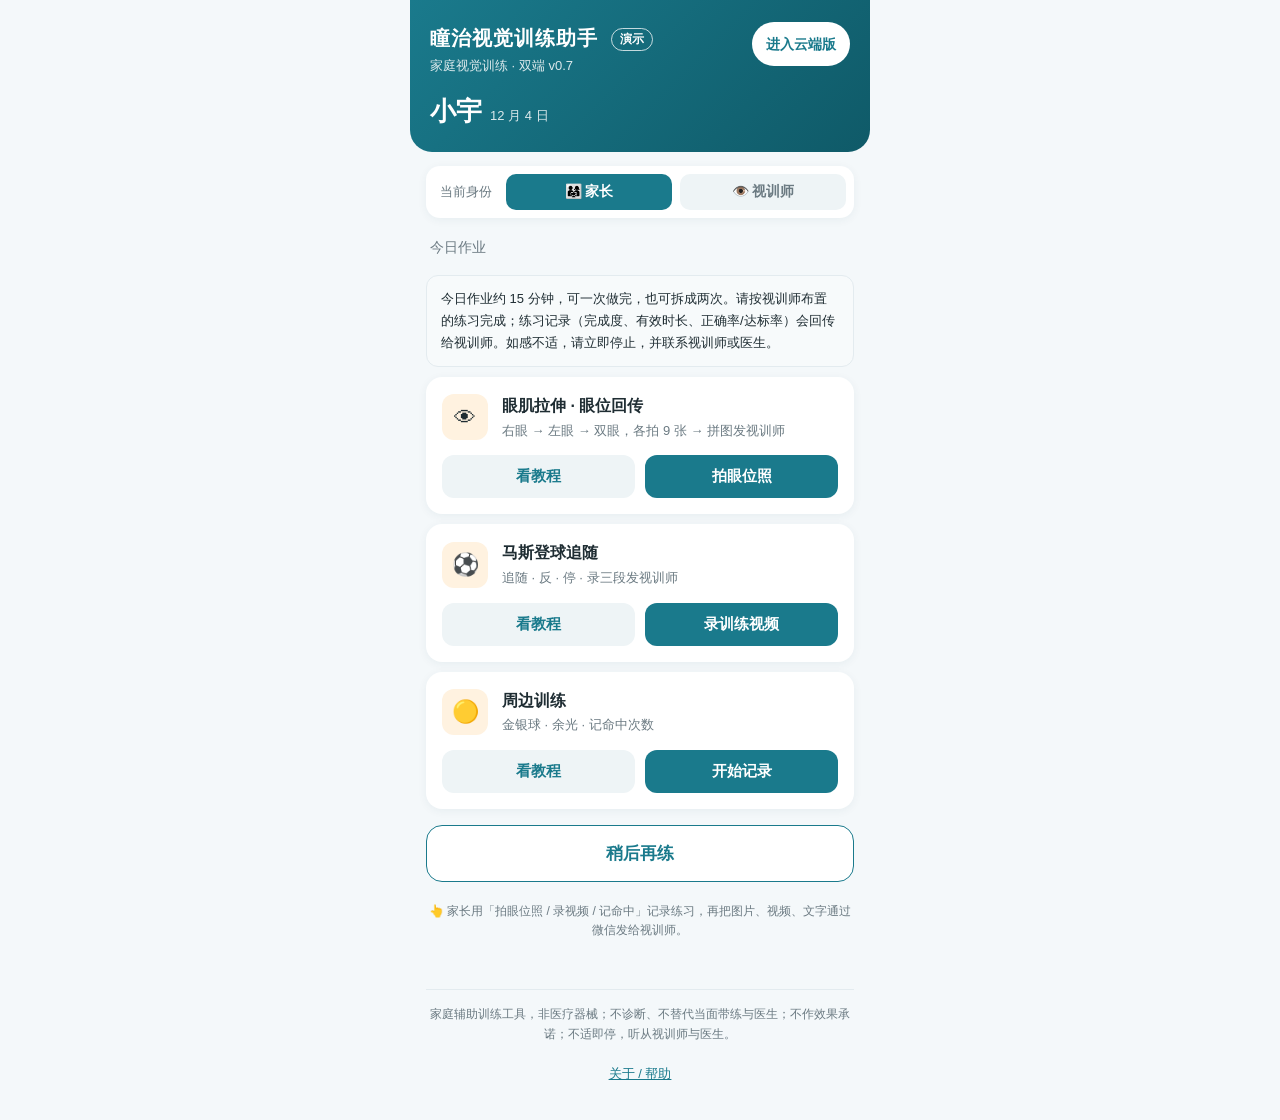
<file: index.html>
<!DOCTYPE html>
<html lang="zh-CN">
<head>
<meta charset="UTF-8">
<meta name="viewport" content="width=device-width, initial-scale=1.0, viewport-fit=cover">
<script>
  if (/MicroMessenger/i.test(navigator.userAgent || '')) document.documentElement.classList.add('in-wechat');
</script>
<title>瞳治视觉训练助手 · 家庭视觉训练</title>
<style>
  /* ============ 全局 ============ */
  :root{
    --bg:#f4f8fa; --card:#fff; --primary:#1a7a8c; --primary-dark:#0f5a68;
    --accent:#f2a33c; --success:#2e9e6b; --bad:#e05a4f; --text:#1f2d33;
    --muted:#6b7a82; --line:#e3ebef;
  }
  *{ box-sizing:border-box; -webkit-tap-highlight-color:transparent; }
  html,body{ margin:0; padding:0; }
  body{
    font-family:-apple-system,BlinkMacSystemFont,"PingFang SC","Microsoft YaHei","Segoe UI",sans-serif;
    background:var(--bg); color:var(--text); line-height:1.6;
  }
  #app{ max-width:460px; margin:0 auto; min-height:100vh; position:relative; background:var(--bg); }
  .screen{ display:none; padding:0 0 40px; }
  .screen.active{ display:block; animation:fadeIn .25s ease; }
  @keyframes fadeIn{ from{opacity:0; transform:translateY(6px);} to{opacity:1; transform:none;} }
  button:focus-visible, a:focus-visible, input:focus-visible, textarea:focus-visible, summary:focus-visible{
    outline:2px solid var(--primary); outline-offset:2px;
  }
  @media (prefers-reduced-motion:reduce){
    .screen, .screen.active{ animation:none !important; }
  }

  /* ============ 顶部栏 ============ */
  .topbar{
    background:linear-gradient(135deg,var(--primary),var(--primary-dark));
    color:#fff; padding:22px 20px 20px; border-radius:0 0 22px 22px;
  }
  .topbar .back{ display:inline-block; margin-bottom:10px; font-size:14px; opacity:.9; cursor:pointer; }
  .topbar-head{ display:flex; align-items:flex-start; justify-content:space-between; gap:12px; }
  .topbar .brand{ font-size:20px; font-weight:700; letter-spacing:1px; }
  .demo-tag{
    display:inline-block; margin-left:6px; vertical-align:2px; letter-spacing:0;
    font-size:12px; font-weight:700; border:1px solid rgba(255,255,255,.75);
    border-radius:999px; padding:1px 8px;
  }
  .cloud-cta{
    flex-shrink:0; display:inline-flex; align-items:center; justify-content:center;
    min-height:44px; padding:0 14px; border-radius:999px; background:#fff; color:var(--primary);
    font-size:14px; font-weight:700; text-decoration:none;
  }
  .topbar .sub{ font-size:13px; opacity:.85; margin-top:2px; }
  .topbar .child{ margin-top:14px; display:flex; align-items:baseline; gap:8px; }
  .topbar .child .name{ font-size:26px; font-weight:700; }
  .topbar .child .date{ font-size:13px; opacity:.85; }

  /* ============ 计划卡片 ============ */
  .section-title{ padding:18px 20px 6px; font-size:14px; color:var(--muted); }
  .plan-card{
    background:var(--card); margin:10px 16px; border-radius:16px; padding:16px;
    box-shadow:0 2px 10px rgba(20,60,80,.06);
  }
  .plan-card .row1{ display:flex; align-items:center; gap:14px; }
  .plan-card .icon{
    width:46px; height:46px; border-radius:12px; background:#fff2e0;
    display:flex; align-items:center; justify-content:center; font-size:22px; flex-shrink:0;
  }
  .plan-card .info{ flex:1; }
  .plan-card .info .title{ font-size:16px; font-weight:600; }
  .plan-card .info .meta{ font-size:13px; color:var(--muted); margin-top:2px; }
  .tag-lock{ font-size:12px; color:var(--muted); }
  .plan-actions{ display:flex; gap:10px; margin-top:14px; }
  .pa-btn{ flex:1; border:none; border-radius:12px; padding:12px 0; font-size:15px; font-weight:600; cursor:pointer; }
  .pa-btn.ghost{ background:#eef4f6; color:var(--primary); }
  .pa-btn.primary{ background:var(--primary); color:#fff; }
  .pa-btn:active{ transform:scale(.98); }

  /* ============ 通用大按钮 ============ */
  .big-btn{
    display:block; width:calc(100% - 32px); margin:16px 16px 0;
    border:none; border-radius:16px; padding:16px; font-size:17px; font-weight:700; color:#fff;
    background:linear-gradient(135deg,var(--primary),var(--primary-dark)); cursor:pointer;
  }
  .big-btn:active{ transform:scale(.99); }
  .big-btn:disabled{ background:#c6d4da; }
  .big-btn.ghost{ background:#fff; color:var(--primary); border:1px solid var(--primary); }

  /* ============ 内容块 ============ */
  .block{ background:var(--card); margin:12px 16px; border-radius:16px; padding:16px 18px; box-shadow:0 2px 10px rgba(20,60,80,.06); }
  .block h3{ margin:0 0 10px; font-size:15px; }
  .block ol, .block ul{ margin:0; padding-left:20px; }
  .block li{ font-size:14px; margin-bottom:8px; }
  .block .tip{ font-size:13px; color:var(--muted); background:#f7fafb; border-radius:10px; padding:10px 12px; margin-top:8px; }

  /* ============ 阶段切换（单眼 / 双眼） ============ */
  .stage-tabs{ display:flex; gap:8px; padding:12px 16px 0; }
  .stage-tab{ flex:1; border:none; border-radius:12px; padding:11px 0; font-size:15px; font-weight:600; cursor:pointer; background:#eef4f6; color:var(--muted); }
  .stage-tab.active{ background:var(--primary); color:#fff; }

  /* ============ 拍照来源切换（拍照 / 相册） ============ */
  .source-tabs{ display:flex; gap:8px; padding:12px 16px 0; }
  .source-tab{ flex:1; border:none; border-radius:12px; padding:10px 0; font-size:14px; font-weight:600; cursor:pointer; background:#eef4f6; color:var(--muted); }
  .source-tab.active{ background:var(--accent); color:#fff; }

  /* ============ 拍照九宫格 ============ */
  .photo-grid{ display:grid; grid-template-columns:repeat(3,1fr); gap:8px; padding:0 16px; margin-top:12px; }
  .photo-cell{
    position:relative; aspect-ratio:1/1; border-radius:12px; border:2px dashed #c7d7dd;
    background:#fff; display:flex; align-items:center; justify-content:center; cursor:pointer; overflow:hidden;
  }
  .photo-grid.wide .photo-cell{ aspect-ratio:4/3; }   /* 双眼：长方形格子 */
  .photo-cell .pc-dir{
    position:absolute; top:0; left:0; right:0; z-index:2;
    background:rgba(26,122,140,.85); color:#fff; font-size:12px; font-weight:700; text-align:center; padding:3px 0;
  }
  .photo-cell .pc-body{ width:100%; height:100%; display:flex; flex-direction:column; align-items:center; justify-content:center; gap:2px; }
  .photo-cell .pc-add{ font-size:30px; color:var(--muted); }
  .photo-cell .pc-hint{ font-size:11px; color:var(--muted); }
  .photo-cell img{ position:absolute; inset:0; width:100%; height:100%; object-fit:cover; }
  .photo-cell.filled{ border-style:solid; border-color:var(--success); }

  .photo-status{ text-align:center; font-size:13px; color:var(--muted); margin-top:12px; }
  .clear-btn{ display:block; margin:8px auto 0; border:none; background:none; color:var(--muted); font-size:13px; cursor:pointer; text-decoration:underline; }

  /* ============ 结果页 ============ */
  .result-wrap{ padding:0 16px; }
  .result-img{ display:block; width:100%; border-radius:16px; box-shadow:0 4px 20px rgba(20,60,80,.15); }
  .result-hint{ margin:12px 16px 0; background:#fff7e8; border:1px solid var(--accent); color:#8a5a12; font-size:14px; font-weight:600; border-radius:12px; padding:12px 14px; text-align:center; }
  .share-row{ display:flex; gap:10px; padding:0 16px; margin-top:14px; }
  .share-btn{ flex:1; border:none; border-radius:14px; padding:14px 0; font-size:16px; font-weight:700; cursor:pointer; color:#fff; }
  .share-btn.save{ background:var(--success); }
  .share-btn.share{ background:var(--primary); }
  .share-btn:active{ transform:scale(.97); }

  .footnote{ text-align:center; font-size:12px; color:var(--muted); padding:20px 16px 0; }
  .site-foot{
    margin:8px 16px 24px; padding:14px 4px 0; border-top:1px solid var(--line);
    text-align:center; font-size:12px; line-height:1.7; color:var(--muted);
  }
  .site-foot p{ margin:0; }
  .site-foot button{
    margin-top:8px; border:none; background:none; color:var(--primary);
    font-size:13px; cursor:pointer; text-decoration:underline; padding:8px; min-height:44px;
  }
  .task-note, .task-split{
    margin:10px 16px 0; background:#f7fafb; border:1px solid var(--line);
    border-radius:12px; padding:12px 14px; font-size:13px; line-height:1.7; color:var(--text);
  }
  .task-split{ background:#fff8ef; border-color:#f2d5a8; }
  .task-split[hidden], .help-panel[hidden]{ display:none !important; }
  .help-panel{
    position:fixed; inset:0; z-index:10050; background:rgba(15,40,48,.48);
    display:flex; align-items:flex-start; justify-content:center;
    overflow:hidden; padding:24px 16px 40px;
  }
  .help-card{
    max-width:560px; width:100%; max-height:calc(100vh - 64px); margin:0 auto;
    background:#fff; border-radius:18px; overflow:auto;
    padding:0 18px 24px; box-shadow:0 12px 40px rgba(20,60,80,.2);
  }
  .help-org{
    position:sticky; top:0; z-index:2; margin:0 -18px 14px; padding:12px 18px;
    background:#fff7e8; border-bottom:1px solid #f2d5a8; border-radius:18px 18px 0 0;
    font-size:13px; line-height:1.65; color:var(--text);
  }
  .help-card h2{ font-size:18px; margin:0 0 10px; }
  .help-card h3{ font-size:15px; margin:16px 0 6px; }
  .help-card p{ font-size:14px; margin:0 0 8px; line-height:1.7; }

  /* ============ 身份切换 ============ */
  .role-bar{ display:flex; align-items:center; gap:8px; margin:14px 16px 0; background:var(--card); border-radius:14px; padding:8px; box-shadow:0 2px 10px rgba(20,60,80,.06); }
  .role-bar .lbl{ font-size:13px; color:var(--muted); padding:0 6px; white-space:nowrap; }
  .role-bar button{ flex:1; border:none; border-radius:10px; padding:9px 0; font-size:14px; font-weight:600; cursor:pointer; background:#eef4f6; color:var(--muted); }
  .role-bar button.active{ background:var(--primary); color:#fff; }

  /* ============ 指导视频 ============ */
  .video-list{ display:flex; flex-direction:column; gap:10px; }
  .video-item{ border:1px solid var(--line); border-radius:12px; overflow:hidden; background:#fff; }
  .video-item video{ display:block; width:100%; max-height:240px; background:#000; }
  .video-item .v-meta{ display:flex; align-items:center; justify-content:space-between; gap:8px; padding:8px 12px; font-size:13px; color:var(--muted); }
  .video-item .v-meta span{ overflow:hidden; text-overflow:ellipsis; white-space:nowrap; }
  .video-item .v-del{ flex-shrink:0; border:none; background:none; color:var(--bad); cursor:pointer; font-size:13px; }
  .video-empty{ font-size:13px; color:var(--muted); text-align:center; padding:6px 0; }
  .video-add-row{ display:flex; gap:8px; margin-top:12px; }
  .small-btn{ flex:1; border:none; border-radius:12px; padding:11px 0; font-size:14px; font-weight:600; cursor:pointer; }
  .small-btn.ghost{ background:#eef4f6; color:var(--primary); }
  .small-btn.primary{ background:var(--primary); color:#fff; }
  .small-btn:active{ transform:scale(.98); }

  /* ============ 马斯登球 · 录训练视频 ============ */
  .rec-card{ background:var(--card); margin:12px 16px; border-radius:18px; padding:16px; box-shadow:0 2px 10px rgba(20,60,80,.06); }
  .rec-head{ display:flex; align-items:center; gap:10px; margin-bottom:4px; }
  .rec-num{ width:30px; height:30px; border-radius:50%; background:var(--primary); color:#fff; display:flex; align-items:center; justify-content:center; font-weight:700; font-size:15px; flex-shrink:0; }
  .rec-title{ font-size:17px; font-weight:700; }
  .rec-desc{ font-size:13px; color:var(--muted); margin-bottom:12px; padding-left:40px; }
  .rec-slot{ position:relative; border-radius:14px; overflow:hidden; min-height:170px; background:#eef4f6; display:flex; align-items:center; justify-content:center; }
  .rec-empty{ text-align:center; color:var(--muted); cursor:pointer; padding:28px 20px; width:100%; }
  .rec-empty .ic{ font-size:40px; line-height:1; }
  .rec-empty .t{ font-size:14px; font-weight:600; color:var(--primary); margin-top:8px; }
  .rec-slot video{ display:block; width:100%; max-height:250px; background:#000; }
  .rec-actions{ display:flex; gap:8px; margin-top:10px; }
  .rec-re, .rec-save{ flex:1; border:1px solid var(--line); background:#fff; color:var(--primary); border-radius:12px; padding:10px 0; font-size:14px; font-weight:600; cursor:pointer; }
  .rec-save{ color:var(--success); border-color:var(--success); }

  /* ============ 周边训练 · 记录 ============ */
  .per-date{ text-align:center; padding:18px 16px 2px; display:flex; flex-direction:column; align-items:center; gap:6px; }
  .per-date label{ font-size:13px; color:var(--muted); }
  .per-date-input{ border:1px solid var(--line); border-radius:12px; padding:10px 14px; font-size:15px; color:var(--text); background:var(--card); text-align:center; }
  .per-stats{ display:flex; gap:10px; padding:10px 16px 0; }
  .per-stats > div{ flex:1; background:var(--card); border-radius:16px; padding:18px 8px; text-align:center; box-shadow:0 2px 10px rgba(20,60,80,.06); }
  .per-num{ font-size:38px; font-weight:800; line-height:1.1; }
  .per-hit .per-num{ color:var(--success); }
  .per-total .per-num{ color:var(--primary); }
  .per-rate .per-num{ color:var(--accent); }
  .per-label{ font-size:12px; color:var(--muted); margin-top:4px; }
  .per-btns{ display:flex; gap:10px; padding:0 16px; margin-top:14px; }
  .per-btn{ flex:1; border:none; border-radius:16px; padding:18px 0; font-size:18px; font-weight:700; color:#fff; cursor:pointer; }
  .per-btn.hit{ background:var(--success); }
  .per-btn.miss{ background:var(--bad); }
  .per-btn:active{ transform:scale(.98); }
  .per-actions{ display:flex; justify-content:center; gap:24px; margin-top:14px; }
  .per-actions button{ border:none; background:none; color:var(--muted); font-size:14px; cursor:pointer; text-decoration:underline; }

  /* ============ 视训师端 ============ */
  .empty-hint{ text-align:center; font-size:13px; color:var(--muted); padding:20px 16px; }
  .chev{ font-size:22px; color:var(--muted); }
  .rx-check{ display:flex; align-items:center; gap:8px; font-size:15px; font-weight:600; cursor:pointer; }
  .rx-check input{ width:18px; height:18px; }
  .rx-param{ width:100%; margin-top:10px; border:1px solid var(--line); border-radius:10px; padding:10px 12px; font-size:14px; color:var(--text); background:#f7fafb; }
  .rx-note{ width:100%; min-height:70px; border:1px solid var(--line); border-radius:10px; padding:10px 12px; font-size:14px; color:var(--text); background:#f7fafb; resize:vertical; font-family:inherit; }
  .rx-preview{ white-space:pre-wrap; font-size:14px; line-height:1.7; background:#f7fafb; border-radius:10px; padding:12px; color:var(--text); }

  /* ============ 自定义训练 · 素材/回传缩略图 ============ */
  .custom-assets{ display:flex; flex-wrap:wrap; gap:8px; }
  .custom-assets .asset{ position:relative; width:80px; height:80px; border-radius:10px; overflow:hidden; border:1px solid var(--line); background:#eef4f6; }
  .custom-assets .asset img, .custom-assets .asset video{ width:100%; height:100%; object-fit:cover; display:block; }
  .custom-assets .asset .x{ position:absolute; top:2px; right:2px; width:20px; height:20px; background:rgba(0,0,0,.65); color:#fff; border-radius:50%; display:flex; align-items:center; justify-content:center; font-size:13px; line-height:1; cursor:pointer; }

  .wx-open-hint{ display:none; }
  html.in-wechat .wx-open-hint{
    display:block; position:fixed; left:0; right:0; top:0; z-index:10000;
    background:#9d1c1c; color:#fff; text-align:center;
    padding:calc(14px + env(safe-area-inset-top, 0px)) 16px 14px;
    font-size:17px; font-weight:700; line-height:1.45;
    box-shadow:0 4px 16px rgba(80,0,0,.28);
  }
  html.in-wechat body{ padding-top:calc(72px + env(safe-area-inset-top, 0px)); }
</style>
</head>
<body>
<div class="wx-open-hint">请点右上角 ··· → 在浏览器中打开</div>
<div id="app">

  <!-- ========== 1. 首页 / 今日计划 ========== -->
  <section id="screen-home" class="screen active">
    <div class="topbar">
      <div class="topbar-head">
        <div>
          <div class="brand">瞳治视觉训练助手 <span class="demo-tag">演示</span></div>
          <div class="sub">家庭视觉训练 · 双端 v0.7</div>
        </div>
        <a class="cloud-cta" href="app.html">进入云端版</a>
      </div>
      <div class="child">
        <span class="name" id="childName">小宇</span>
        <span class="date" id="todayDate"></span>
      </div>
    </div>

    <div class="role-bar">
      <span class="lbl">当前身份</span>
      <button type="button" data-role="parent" class="active" aria-pressed="true">👨‍👩‍👧 家长</button>
      <button type="button" data-role="trainer" aria-pressed="false">👁️ 视训师</button>
    </div>

    <div id="parentHome">
      <div class="section-title">今日作业</div>
      <div class="task-note">今日作业约 15 分钟，可一次做完，也可拆成两次。请按视训师布置的练习完成；练习记录（完成度、有效时长、正确率/达标率）会回传给视训师。如感不适，请立即停止，并联系视训师或医生。</div>

    <div class="plan-card">
      <div class="row1">
        <div class="icon">👁</div>
        <div class="info">
          <div class="title">眼肌拉伸 · 眼位回传</div>
          <div class="meta">右眼 → 左眼 → 双眼，各拍 9 张 → 拼图发视训师</div>
        </div>
      </div>
      <div class="plan-actions">
        <button class="pa-btn ghost" id="goTutorial">看教程</button>
        <button class="pa-btn primary" id="goPhoto">拍眼位照</button>
      </div>
    </div>

    <div class="plan-card">
      <div class="row1">
        <div class="icon">⚽</div>
        <div class="info">
          <div class="title">马斯登球追随</div>
          <div class="meta">追随 · 反 · 停 · 录三段发视训师</div>
        </div>
      </div>
      <div class="plan-actions">
        <button class="pa-btn ghost" id="goMarsdenTutorial">看教程</button>
        <button class="pa-btn primary" id="goMarsdenRecord">录训练视频</button>
      </div>
    </div>

    <div class="plan-card">
      <div class="row1">
        <div class="icon">🟡</div>
        <div class="info">
          <div class="title">周边训练</div>
          <div class="meta">金银球 · 余光 · 记命中次数</div>
        </div>
      </div>
      <div class="plan-actions">
        <button class="pa-btn ghost" id="goPeripheralTutorial">看教程</button>
        <button class="pa-btn primary" id="goPeripheralRecord">开始记录</button>
      </div>
    </div>

    <div id="customHome"></div>

    <button type="button" class="big-btn ghost" onclick="showSplitHint('home-split')">稍后再练</button>
    <div class="task-split" id="home-split" hidden>今天的作业可以分成两次做。下次打开，从上次停下的地方继续。</div>
    <div class="footnote">👆 家长用「拍眼位照 / 录视频 / 记命中」记录练习，再把图片、视频、文字通过微信发给视训师。</div>
    </div>

    <div id="trainerHome" style="display:none">
      <div class="section-title">我的孩子</div>
      <div id="childrenList"></div>
      <button class="big-btn" id="addChildBtn">＋ 添加孩子</button>
      <div class="footnote">指导视频在各训练项目的「看教程」里上传（仅本机演示）；家长的回传内容目前通过微信发送，这里暂不支持在线查看。</div>
    </div>
  </section>

  <!-- ========== 2. 图文教程页 ========== -->
  <section id="screen-tutorial" class="screen">
    <div class="topbar">
      <div class="back" onclick="showScreen('screen-home')">← 返回</div>
      <div class="brand">眼肌拉伸 · 图文教程</div>
      <div class="sub">家长自己带练，跟着做就行</div>
    </div>

    <div class="block">
      <h3>🎯 准备工具</h3>
      <ul>
        <li>一个注视物：<b>沃夫棒最佳</b>（也可用铅笔、棒棒糖代替）</li>
        <li>孩子坐在椅子上，一只手放在耳朵上（固定头部）</li>
      </ul>
    </div>

    <div class="block">
      <h3>📋 怎么练</h3>
      <ol>
        <li>家长拿注视物，从近处<b>慢慢向外移</b>，找到孩子<b>能看到的最远位置（极限）</b></li>
        <li>让孩子盯住注视物 <b>5 秒</b>，再用食指<b>点击</b>它</li>
        <li>8 个方位：上 → 下 → 左 → 右 → 左上 → 左下 → 右上 → 右下</li>
        <li>另加「<b>正视</b>」：眼睛自然看<b>正前方</b>（这张是基准）</li>
      </ol>
    </div>

    <div class="block">
      <h3>📷 怎么拍眼位照（右眼 → 左眼 → 双眼）</h3>
      <ol>
        <li><b>右眼</b>：遮住左眼，孩子看 8 个方位各拍一张 + 正视 1 张 = <b>9 张</b></li>
        <li><b>左眼</b>：遮住右眼，同样拍 <b>9 张</b></li>
        <li><b>双眼</b>：双眼一起看，同样拍 <b>9 张</b></li>
        <li>每个方位：让孩子<b>看向该方向的最远处</b>（眼珠转到极限），家长从<b>正前方</b>拍一张能看清眼睛的照片</li>
        <li>三组各自拍满 9 张 → 分别生成一张图 → 发给视训师</li>
      </ol>
      <div class="tip">🧭 方位以<b>孩子</b>的左右为准（不是拿手机的你的左右）。</div>
    </div>

    <div class="block">
      <h3>⚠️ 顺序提示</h3>
      <ul>
        <li>顺序：<b>右眼 → 左眼 → 双眼</b></li>
        <li>单眼时遮住另一只眼</li>
      </ul>
    </div>

    <div class="block video-block" data-section="eye">
      <h3>🎬 指导视频</h3>
      <div class="video-list"></div>
      <div class="video-empty">视训师还没有上传指导视频</div>
      <div class="video-add-row" style="display:none">
        <button class="small-btn ghost js-video-url">🔗 粘贴视频链接</button>
        <button class="small-btn primary js-video-file">📁 上传本地视频</button>
      </div>
      <div class="tip video-tip"></div>
    </div>

    <button class="big-btn" id="goPhotoFromTutorial">去拍眼位照</button>
  </section>

  <!-- ========== 3. 拍照页 ========== -->
  <section id="screen-photo" class="screen">
    <div class="topbar">
      <div class="back" onclick="showScreen('screen-home')">← 返回</div>
      <div class="brand">拍眼位照</div>
      <div class="sub">右眼 → 左眼 → 双眼，各拍 9 张</div>
    </div>

    <div class="stage-tabs">
      <button class="stage-tab active" data-stage="right">① 右眼</button>
      <button class="stage-tab" data-stage="left">② 左眼</button>
      <button class="stage-tab" data-stage="double">③ 双眼</button>
    </div>

    <div class="source-tabs" id="photoSourceTabs">
      <button class="source-tab active" data-source="camera">📷 拍照</button>
      <button class="source-tab" data-source="gallery">🖼 从相册选</button>
    </div>

    <div class="photo-grid square" id="photoGrid"></div>
    <div class="photo-status" id="photoStatus">右眼：已拍 0 / 9</div>
    <button class="clear-btn" id="clearBtn">清空本组重拍</button>
    <button class="big-btn" id="genBtn" disabled>生成右眼眼位图</button>
    <div class="footnote">点格子拍照或从相册选图；点已拍的照片可重拍。</div>
  </section>

  <!-- ========== 4. 结果页 ========== -->
  <section id="screen-result" class="screen">
    <div class="topbar">
      <div class="back" onclick="showScreen('screen-photo')">← 返回重拍</div>
      <div class="brand" id="resultTitle">眼位图已生成</div>
      <div class="sub">保存后微信发给视训师</div>
    </div>
    <div class="result-wrap">
      <img class="result-img" id="resultImg" alt="眼位图">
    </div>
    <div class="result-hint" id="resultHint"></div>
    <div class="share-row" id="shareRow">
      <button class="share-btn save" id="saveBtn">保存图片</button>
      <button class="share-btn share" id="shareBtn">分享给视训师</button>
    </div>
    <button class="big-btn ghost" id="backHomeFromResult">返回今日计划</button>
    <div class="footnote" id="resultFootnote"></div>
  </section>

  <!-- ========== 5. 马斯登球 · 图文教程 ========== -->
  <section id="screen-marsden-tutorial" class="screen">
    <div class="topbar">
      <div class="back" onclick="showScreen('screen-home')">← 返回</div>
      <div class="brand">马斯登球追随 · 图文教程</div>
      <div class="sub">家长甩球，孩子练眼</div>
    </div>

    <div class="block">
      <h3>🎯 准备</h3>
      <ul>
        <li>马斯登球挂起来，高度<b>正好在孩子眼睛</b>的高度</li>
        <li>家长站球旁，<b>摆动球</b>，让它左右/前后晃</li>
      </ul>
    </div>

    <div class="block">
      <h3>📋 三个口令</h3>
      <ol>
        <li><b>追随</b>：头不动，眼睛追随球的运动</li>
        <li><b>反</b>：眼球运动方向与球<b>相反</b></li>
        <li><b>停</b>：眼睛看到哪，喊「停」，就停在那里</li>
      </ol>
      <div class="tip">🔔 附加：每次球到顶端、马上摆下来时，<b>孩子喊「到」</b>。</div>
    </div>

    <div class="block">
      <h3>📷 要录的三段小视频</h3>
      <ol>
        <li><b>跟随眼动</b>：家长摆球，孩子眼睛追随球动，录一小段</li>
        <li><b>反眼动</b>：家长摆球，孩子眼球向反方向动，录一小段</li>
        <li><b>喊停</b>：家长突然喊「停」，录孩子眼球停住的状态</li>
      </ol>
      <div class="tip">每段十几秒即可；录完三小段，一起「上传给视训师」。</div>
    </div>

    <div class="block video-block" data-section="marsden">
      <h3>🎬 指导视频</h3>
      <div class="video-list"></div>
      <div class="video-empty">视训师还没有上传指导视频</div>
      <div class="video-add-row" style="display:none">
        <button class="small-btn ghost js-video-url">🔗 粘贴视频链接</button>
        <button class="small-btn primary js-video-file">📁 上传本地视频</button>
      </div>
      <div class="tip video-tip"></div>
    </div>

    <button class="big-btn" id="goMarsdenRecordFromTutorial">去录训练视频</button>
  </section>

  <!-- ========== 6. 马斯登球 · 录训练视频 ========== -->
  <section id="screen-marsden-record" class="screen">
    <div class="topbar">
      <div class="back" onclick="showScreen('screen-home')">← 返回</div>
      <div class="brand">马斯登球 · 录训练视频</div>
      <div class="sub">录三段小视频 → 上传给视训师</div>
    </div>

    <div class="section-title">按三个口令，各录一小段</div>

    <div class="source-tabs" id="marsdenSourceTabs">
      <button class="source-tab active" data-source="camera">🎥 录像</button>
      <button class="source-tab" data-source="gallery">🖼 从相册选</button>
    </div>

    <div id="marsdenSlots"></div>

    <button class="big-btn" id="uploadMarsdenBtn" disabled>上传给视训师</button>
    <div class="footnote">若微信提示「分享失败」：用每段视频下方的「💾 保存」存到手机，再打开微信手动发给视训师。</div>
  </section>

  <!-- ========== 7. 周边训练 · 图文教程 ========== -->
  <section id="screen-peripheral-tutorial" class="screen">
    <div class="topbar">
      <div class="back" onclick="showScreen('screen-home')">← 返回</div>
      <div class="brand">周边训练 · 图文教程</div>
      <div class="sub">金银两球 · 练余光</div>
    </div>

    <div class="block">
      <h3>🎯 准备</h3>
      <ul>
        <li>金银两球（一金一银），家长<b>两手各拿一个</b></li>
        <li>在孩子眼前<b>不规则运动</b></li>
      </ul>
    </div>

    <div class="block">
      <h3>📋 怎么练</h3>
      <ol>
        <li>让孩子先<b>看金球</b>，然后停下</li>
        <li>让孩子用<b>余光</b>去点银球，金银换着来</li>
        <li>点中一次，就在记录页点「命中 +1」</li>
      </ol>
      <div class="tip">🔑 命中次数，就是视训师判断「周边视野有没有进步」的关键数据。</div>
    </div>

    <div class="block">
      <h3>📊 怎么记录</h3>
      <ol>
        <li>孩子点中 → 点「✅ 命中 +1」</li>
        <li>没点中 → 点「❌ 未中 +1」</li>
        <li>练完点「分享给视训师」，记录会自动带上<b>今天日期</b></li>
      </ol>
    </div>

    <div class="block video-block" data-section="peripheral">
      <h3>🎬 指导视频</h3>
      <div class="video-list"></div>
      <div class="video-empty">视训师还没有上传指导视频</div>
      <div class="video-add-row" style="display:none">
        <button class="small-btn ghost js-video-url">🔗 粘贴视频链接</button>
        <button class="small-btn primary js-video-file">📁 上传本地视频</button>
      </div>
      <div class="tip video-tip"></div>
    </div>

    <button class="big-btn" id="goPeripheralRecordFromTutorial">去记录</button>
  </section>

  <!-- ========== 8. 周边训练 · 记录 ========== -->
  <section id="screen-peripheral-record" class="screen">
    <div class="topbar">
      <div class="back" onclick="showScreen('screen-home')">← 返回</div>
      <div class="brand">周边训练 · 记录</div>
      <div class="sub">记命中次数</div>
    </div>

    <div class="per-date">
      <label>训练日期</label>
      <input type="date" id="perDateInput" class="per-date-input">
    </div>

    <div class="per-stats">
      <div class="per-hit">
        <div class="per-num" id="perHits">0</div>
        <div class="per-label">命中次数</div>
      </div>
      <div class="per-total">
        <div class="per-num" id="perTotal">0</div>
        <div class="per-label">总次数</div>
      </div>
      <div class="per-rate">
        <div class="per-num" id="perRate">—</div>
        <div class="per-label">命中率</div>
      </div>
    </div>

    <div class="per-btns">
      <button class="per-btn hit" id="perHitBtn">✅ 命中 +1</button>
      <button class="per-btn miss" id="perMissBtn">❌ 未中 +1</button>
    </div>

    <div class="per-actions">
      <button id="perUndoBtn">↩ 撤销上一步</button>
      <button id="perClearBtn">🔄 清零</button>
    </div>

    <button class="big-btn" id="sharePerBtn" disabled>分享记录给视训师</button>
    <button class="big-btn ghost" id="copyPerBtn" disabled>📋 复制记录</button>
    <div class="footnote">每天的记录分开保存；选日期可补记或查看过去某天。</div>
  </section>

  <!-- ========== 9. 视训师 · 孩子档案 ========== -->
  <section id="screen-trainer-child" class="screen">
    <div class="topbar">
      <div class="back" onclick="showScreen('screen-home')">← 返回</div>
      <div class="brand" id="childProfileName">孩子档案</div>
      <div class="sub" id="childProfileNote"></div>
    </div>

    <div class="section-title">练习安排</div>
    <div id="rxList"></div>

    <button class="big-btn" id="newRxBtn">＋ 布置练习</button>

    <div class="section-title">📌 自定义训练</div>
    <div id="customList"></div>
    <button class="big-btn ghost" id="newCustomBtn">＋ 新建自定义训练</button>

    <div class="block">
      <h3>📥 家长回传</h3>
      <div class="tip">眼位图 / 训练视频 / 命中记录——当前版本家长通过微信直接发给你，这里暂不支持在线查看。</div>
    </div>
  </section>

  <!-- ========== 10. 视训师 · 布置练习 ========== -->
  <section id="screen-trainer-prescription" class="screen">
    <div class="topbar">
      <div class="back" onclick="showScreen('screen-trainer-child')">← 返回</div>
      <div class="brand">布置练习</div>
      <div class="sub" id="rxChildLabel"></div>
    </div>

    <div class="section-title">选择训练项目</div>
    <div id="rxProjects"></div>

    <div class="block">
      <h3>📝 注意事项</h3>
      <textarea id="rxNote" class="rx-note" placeholder="如：单眼时遮另一只眼；练完拍照回传…"></textarea>
    </div>

    <button class="big-btn" id="genRxBtn">生成练习安排</button>

    <div class="block" id="rxPreviewBlock" style="display:none">
      <h3>📄 练习安排预览</h3>
      <div class="rx-preview" id="rxPreview"></div>
    </div>

    <div class="share-row">
      <button class="share-btn save" id="shareRxBtn" style="display:none">分享给家长</button>
      <button class="share-btn share" id="copyRxBtn" style="display:none">复制</button>
    </div>
    <button class="big-btn ghost" id="saveRxBtn" style="display:none">保存到档案</button>
  </section>

  <!-- ========== 11. 视训师 · 新建/编辑自定义训练 ========== -->
  <section id="screen-custom-editor" class="screen">
    <div class="topbar">
      <div class="back" onclick="showScreen('screen-trainer-child')">← 返回</div>
      <div class="brand">自定义训练</div>
      <div class="sub" id="customChildLabel"></div>
    </div>

    <div class="block">
      <h3>🏷 项目名字</h3>
      <input type="text" id="customName" class="rx-param" placeholder="如：追视训练、手眼协调…">
    </div>

    <div class="block">
      <h3>📝 教程内容</h3>
      <textarea id="customDesc" class="rx-note" placeholder="写清楚家长怎么带着练，可分步骤…"></textarea>
    </div>

    <div class="block">
      <h3>📷 图片</h3>
      <div id="customImgs" class="custom-assets"></div>
      <button class="small-btn ghost" id="addCustomImg">＋ 添加图片</button>
    </div>

    <div class="block">
      <h3>🎬 视频</h3>
      <div id="customVideos" class="custom-assets"></div>
      <button class="small-btn ghost" id="addCustomVideo">＋ 添加视频</button>
    </div>

    <button class="big-btn" id="saveCustomBtn">保存并布置</button>
  </section>

  <!-- ========== 12. 家长 · 自定义训练详情 ========== -->
  <section id="screen-custom-detail" class="screen">
    <div class="topbar">
      <div class="back" onclick="showScreen('screen-home')">← 返回</div>
      <div class="brand" id="customDetailName">自定义训练</div>
      <div class="sub">来自视训师的布置</div>
    </div>

    <div class="block" id="customDetailDesc"></div>
    <div class="block" id="customDetailMedia"></div>

    <div class="section-title">📷 回传进度</div>
    <div id="customProgress" class="custom-assets" style="padding:0 16px;"></div>
    <button class="big-btn" id="progressPhotoBtn">📷 拍照回传进度</button>
    <div class="footnote">拍一张孩子训练时的照片，视训师就能看到进度。</div>
  </section>

  <footer class="site-foot">
    <p>家庭辅助训练工具，非医疗器械；不诊断、不替代当面带练与医生；不作效果承诺；不适即停，听从视训师与医生。</p>
    <button type="button" onclick="openHelp()">关于 / 帮助</button>
  </footer>
</div>

<div id="help-panel" class="help-panel" hidden onclick="if(event.target===this)closeHelp()">
  <div class="help-card" role="dialog" aria-labelledby="help-title">
    <p class="help-org">本工具配合本机构线下当面带练使用；非医疗器械，不提供诊断与效果承诺。</p>
    <h2 id="help-title">关于</h2>
    <p>瞳治视觉助手是家庭侧的辅助训练工具，用来承接视训师布置的练习任务。孩子在家按任务完成练习，练习记录可回传给视训师。线下课与当面带练仍是主场；本产品不诊断、不替代当面带练或医生面诊。效果因人而异，不作承诺。如感不适请立即停止，并听从视训师与医生的指导。</p>
    <h2>帮助</h2>
    <h3>1. 坚持很难，怎么办？</h3>
    <p>可以按「短时多次」来：按视训师布置的今日作业时长，大约十五分钟量级，可拆两次完成。关键是按视训师布置的练习做完并回传，而不是一次硬扛很久。若连续多天做不到，把情况告诉视训师，让视训师调任务节奏。</p>
    <h3>2. 要不要天天练 / 天天来？</h3>
    <p>按视训师布置的天数和今日作业来，不要自行加码或减码。临时有事，提前跟视训师说，由视训师调整练习安排。线下当面带练仍按机构安排。</p>
    <h3>3. 孩子说不舒服怎么办？</h3>
    <p>立即停止练习。先休息，再联系视训师或医生，不要忍着练完，也不要自己改练法或加量。瞳治是辅助工具，不能替代当面判断。</p>
    <h3>4. 和线下课是什么关系？</h3>
    <p>线下课与当面带练是主场。瞳治把视训师布置的练习送到家里，并把完成度、有效时长、正确率/达标率回传给视训师，方便跟进。它是辅线下，不是替代上课。</p>
    <h3>5. 多久能看到效果？</h3>
    <p>效果因人而异，本产品不作效果承诺。我们关注的是有没有按任务练习、回传是否完整（完成度、有效时长、正确率/达标率），好让视训师调整练习安排。有疑问请咨询视训师或医生。</p>
    <h3>6. 瞳治是医疗器械吗？会诊断吗？</h3>
    <p>不是。瞳治是家庭辅助训练工具，非医疗器械，不提供诊断或治疗建议，不能替代当面带练或医生面诊。</p>
    <button type="button" class="big-btn ghost" onclick="closeHelp()">关闭</button>
  </div>
</div>

<input type="file" id="fileInput" accept="image/*" style="position:absolute; left:-9999px; width:1px; height:1px;">
<input type="file" id="fileInputCamera" accept="image/*" capture="environment" style="position:absolute; left:-9999px; width:1px; height:1px;">
<input type="file" id="videoInput" accept="video/*" style="position:absolute; left:-9999px; width:1px; height:1px;">
<input type="file" id="marsdenVideoInput" accept="video/*" style="position:absolute; left:-9999px; width:1px; height:1px;">
<input type="file" id="marsdenVideoInputCamera" accept="video/*" capture="environment" style="position:absolute; left:-9999px; width:1px; height:1px;">
<input type="file" id="customImgInput" accept="image/*" multiple style="position:absolute; left:-9999px; width:1px; height:1px;">
<input type="file" id="customVideoInput" accept="video/*" multiple style="position:absolute; left:-9999px; width:1px; height:1px;">
<input type="file" id="progressPhotoInput" accept="image/*" capture="environment" style="position:absolute; left:-9999px; width:1px; height:1px;">

<script>
/* =====================================================================
 *  瞳治视觉训练助手 · 家庭视觉训练 v0.7 —— 方案 A（零后端）
 *  九个方位（8 方位 + 正视），顺序：右眼 → 左眼 → 双眼
 *    右眼 / 左眼 = 正方形格子 → 拼成大正方形
 *    双眼 = 长方形格子 → 拼成大长方形
 * ===================================================================== */

const CHILD_NAME = '小宇';

function showSplitHint(id){
  var el = document.getElementById(id);
  if(el) el.hidden = false;
}
function openHelp(){
  var p = document.getElementById('help-panel');
  if(p) p.hidden = false;
}
function closeHelp(){
  var p = document.getElementById('help-panel');
  if(p) p.hidden = true;
}

/* 九个方位，以及各自在 3×3 九宫格里的位置（col/row 从 0 起） */
const DIRS = [
  { name:'上',   col:1, row:0 },
  { name:'下',   col:1, row:2 },
  { name:'左',   col:0, row:1 },
  { name:'右',   col:2, row:1 },
  { name:'左上', col:0, row:0 },
  { name:'左下', col:0, row:2 },
  { name:'右上', col:2, row:0 },
  { name:'右下', col:2, row:2 },
  { name:'正视', col:1, row:1 },
];

/* 三个阶段：右眼 / 左眼（正方形格）、双眼（长方形格，比单眼宽） */
const STAGES = [
  { id:'right',  label:'右眼', cellW:560, cellH:560 },
  { id:'left',   label:'左眼', cellW:560, cellH:560 },
  { id:'double', label:'双眼', cellW:560, cellH:420 },
];

let stage = 'right';
const photos = {};                          // photos[阶段][方位] = {url,file}，按需创建
let pendingDir = null;

const $ = id => document.getElementById(id);
function showScreen(id){
  document.querySelectorAll('.screen').forEach(s => s.classList.remove('active'));
  $(id).classList.add('active');
  window.scrollTo(0,0);
}
function stageCfg(){ return STAGES.find(s => s.id === stage); }
function stageLabel(){ return stageCfg().label; }
function curPhotos(){ return photos[stage] || (photos[stage] = {}); }

/* ---------- 拍照九宫格 ---------- */
function buildGrid(){
  const grid = $('photoGrid');
  grid.className = 'photo-grid ' + (stage === 'double' ? 'wide' : 'square');
  grid.innerHTML = '';
  DIRS.forEach(d => {
    const cell = document.createElement('div');
    cell.className = 'photo-cell';
    cell.style.gridColumn = d.col + 1;
    cell.style.gridRow    = d.row + 1;
    cell.innerHTML = '<div class="pc-dir">' + d.name + '</div>' +
                     '<div class="pc-body"><span class="pc-add">📷</span><span class="pc-hint">拍照</span></div>';
    cell.addEventListener('click', () => pickPhoto(d.name));
    grid.appendChild(cell);
  });
  DIRS.forEach(d => { if(curPhotos()[d.name]) renderThumb(d.name); });
  refreshStatus();
}

function findCell(dir){
  const cells = $('photoGrid').querySelectorAll('.photo-cell');
  return [...cells].find(c => c.querySelector('.pc-dir') && c.querySelector('.pc-dir').textContent === dir);
}

function renderThumb(dir){
  const cell = findCell(dir);
  const p = curPhotos()[dir];
  if(cell && p){
    cell.classList.add('filled');
    cell.innerHTML = '<div class="pc-dir">' + dir + '</div><img src="' + p.url + '" alt="' + dir + '">';
  }
}

let photoSource = 'camera';   // 'camera' 拍照 / 'gallery' 相册
function pickPhoto(dir){
  pendingDir = dir;
  const input = $(photoSource === 'camera' ? 'fileInputCamera' : 'fileInput');
  input.value = '';                 // 清空，允许重选同一张照片
  input.click();
}
document.querySelectorAll('#photoSourceTabs .source-tab').forEach(btn => {
  btn.addEventListener('click', () => {
    photoSource = btn.dataset.source;
    document.querySelectorAll('#photoSourceTabs .source-tab').forEach(b => b.classList.toggle('active', b === btn));
  });
});

function handlePhotoFile(f){
  if(!f || !pendingDir) return;
  const dir = pendingDir;
  const p = curPhotos();
  const old = p[dir];
  if(old && old.url) URL.revokeObjectURL(old.url);
  p[dir] = { url: URL.createObjectURL(f), file: f };
  renderThumb(dir);
  refreshStatus();
}
$('fileInput').addEventListener('change', () => { handlePhotoFile($('fileInput').files[0]); });
$('fileInputCamera').addEventListener('change', () => { handlePhotoFile($('fileInputCamera').files[0]); });

function refreshStatus(){
  const n = DIRS.filter(d => curPhotos()[d.name]).length;
  const left = 9 - n;
  $('photoStatus').textContent = stageLabel() + '：已拍 ' + n + ' / 9' + (n < 9 ? '（还差 ' + left + ' 张）' : '，可以生成啦');
  $('genBtn').disabled = n < 9;      // 拍满 9 张才能生成：缺方位的眼位图对视训师没诊断价值
  $('genBtn').textContent = '生成' + stageLabel() + '眼位图';
}

function clearAll(){
  Object.values(curPhotos()).forEach(p => { if(p.url) URL.revokeObjectURL(p.url); });
  photos[stage] = {};
  buildGrid();
}

/* ---------- 拼图 ---------- */
function loadImage(src){
  return new Promise((res, rej) => { const im = new Image(); im.onload = () => res(im); im.onerror = rej; im.src = src; });
}
function canvasToBlob(canvas){
  return new Promise(res => canvas.toBlob(res, 'image/png'));
}
function todayStrCN(){
  const d = new Date();
  return d.getFullYear() + '-' + (d.getMonth()+1) + '-' + d.getDate();
}

async function generate(){
  const cfg = stageCfg();
  const CELL = cfg.cellW, CELLH = cfg.cellH;
  const LABEL = 28, GAP = 8, PAD = 20, TITLE = 40;
  const gw = PAD*2 + CELL*3 + GAP*2;
  const gh = TITLE + PAD*2 + CELLH*3 + GAP*2;

  const canvas = document.createElement('canvas');
  canvas.width = gw; canvas.height = gh;
  const ctx = canvas.getContext('2d');
  ctx.fillStyle = '#ffffff'; ctx.fillRect(0, 0, gw, gh);

  // 顶部标题条
  ctx.fillStyle = '#1a7a8c'; ctx.fillRect(0, 0, gw, TITLE);
  ctx.fillStyle = '#ffffff';
  ctx.font = 'bold 22px "PingFang SC","Microsoft YaHei",sans-serif';
  ctx.textAlign = 'center'; ctx.textBaseline = 'middle';
  ctx.fillText(CHILD_NAME + ' · 眼肌拉伸 · ' + stageLabel() + ' · ' + todayStrCN(), gw/2, TITLE/2);

  for(const d of DIRS){
    const x = PAD + d.col*(CELL+GAP);
    const y = TITLE + PAD + d.row*(CELLH+GAP);
    // 方位标签条
    ctx.fillStyle = '#1a7a8c'; ctx.fillRect(x, y, CELL, LABEL);
    ctx.fillStyle = '#ffffff';
    ctx.font = 'bold 16px "PingFang SC","Microsoft YaHei",sans-serif';
    ctx.fillText(d.name, x + CELL/2, y + LABEL/2);
    // 照片（cover 裁切填满标签下方区域）
    const imgY = y + LABEL, imgH = CELLH - LABEL;
    const p = curPhotos()[d.name];
    if(p){
      const im = await loadImage(p.url);
      const s = Math.max(CELL/im.width, imgH/im.height);
      const w = im.width*s, h = im.height*s;
      ctx.drawImage(im, x + (CELL-w)/2, imgY + (imgH-h)/2, w, h);
    } else {
      ctx.fillStyle = '#eef4f6'; ctx.fillRect(x, imgY, CELL, imgH);
      ctx.fillStyle = '#9aa7ad'; ctx.fillText('缺', x + CELL/2, imgY + imgH/2);
    }
  }

  return canvas;
}

const inWeChat = /MicroMessenger/i.test(navigator.userAgent);
function prepareResult(){
  if(inWeChat){
    $('resultHint').textContent = '微信里点按钮保存/分享多半失效，最稳做法：长按上方图片 → 保存到相册 → 再发到聊天给视训师。';
    $('shareRow').style.display = 'none';
    $('resultFootnote').textContent = '保存后打开微信，把图片发给视训师即可。';
  } else {
    $('resultHint').textContent = '可点下方按钮保存/分享，也可以长按上方图片保存到相册。';
    $('shareRow').style.display = 'flex';
    $('resultFootnote').textContent = '在微信里打开时，请改用「长按图片保存」。';
  }
}
let resultDataURL = '';
let resultBlob = null;
async function doGenerate(){
  const btn = $('genBtn');
  btn.disabled = true; btn.textContent = '生成中…';
  try{
    const canvas = await generate();
    resultDataURL = canvas.toDataURL('image/png');
    resultBlob = await canvasToBlob(canvas);
    $('resultImg').src = resultDataURL;
    $('resultTitle').textContent = stageLabel() + '眼位图已生成';
    prepareResult();
    showScreen('screen-result');
  }catch(e){
    alert('生成失败，请重试');
  }finally{
    btn.disabled = false; btn.textContent = '生成' + stageLabel() + '眼位图';
  }
}

function doSave(){
  const a = document.createElement('a');
  a.href = resultDataURL;
  a.download = '眼位图_' + stageLabel() + '_' + todayStrCN() + '.png';
  document.body.appendChild(a); a.click(); a.remove();
}

function doShare(){
  if(!navigator.share){
    alert('当前浏览器不支持直接分享，请长按图片保存后微信发送。');
    return;
  }
  const file = new File([resultBlob], '眼位图_' + stageLabel() + '_' + todayStrCN() + '.png', { type:'image/png' });
  navigator.share({ files:[file], title:'眼肌拉伸 ' + stageLabel() + '眼位图' }).catch(()=>{});
}

/* ---------- 首页 ---------- */
function refreshPlan(){
  const d = new Date();
  $('todayDate').textContent = (d.getMonth()+1) + ' 月 ' + d.getDate() + ' 日';
  $('childName').textContent = CHILD_NAME;
}

/* ---------- 事件绑定 ---------- */
$('goTutorial').addEventListener('click', () => showScreen('screen-tutorial'));
$('goPhoto').addEventListener('click', () => showScreen('screen-photo'));
$('goPhotoFromTutorial').addEventListener('click', () => showScreen('screen-photo'));
$('genBtn').addEventListener('click', doGenerate);
$('saveBtn').addEventListener('click', doSave);
$('shareBtn').addEventListener('click', doShare);
$('clearBtn').addEventListener('click', clearAll);
$('backHomeFromResult').addEventListener('click', () => showScreen('screen-home'));

document.querySelectorAll('.stage-tab').forEach(btn => {
  btn.addEventListener('click', () => {
    stage = btn.dataset.stage;
    document.querySelectorAll('.stage-tab').forEach(b => b.classList.toggle('active', b === btn));
    buildGrid();
  });
});

/* ---------- 身份切换：家长（TOC）/ 视训师（TOB） ---------- */
function esc(s){ return String(s).replace(/[&<>"']/g, c => ({'&':'&amp;','<':'&lt;','>':'&gt;','"':'&quot;',"'":'&#39;'}[c])); }
function lsGet(k, d){ try{ const v = localStorage.getItem(k); return v === null ? d : v; }catch(e){ return d; } }
function lsSet(k, v){ try{ localStorage.setItem(k, v); }catch(e){} }

let role = lsGet('role', 'parent');
function setRole(r){
  role = r;
  lsSet('role', r);
  document.querySelectorAll('.role-bar button').forEach(b => {
    var on = b.dataset.role === r;
    b.classList.toggle('active', on);
    b.setAttribute('aria-pressed', on ? 'true' : 'false');
  });
  $('parentHome').style.display = (r === 'parent') ? 'block' : 'none';
  $('trainerHome').style.display = (r === 'trainer') ? 'block' : 'none';
  if(r === 'trainer') renderChildren();
  if(r === 'parent') renderCustomHome();
  renderVideos();
}
function initRole(){
  document.querySelectorAll('.role-bar button').forEach(b => {
    var on = b.dataset.role === role;
    b.classList.toggle('active', on);
    b.setAttribute('aria-pressed', on ? 'true' : 'false');
  });
  $('parentHome').style.display = (role === 'parent') ? 'block' : 'none';
  $('trainerHome').style.display = (role === 'trainer') ? 'block' : 'none';
}
document.querySelectorAll('.role-bar button').forEach(b => {
  b.addEventListener('click', () => setRole(b.dataset.role));
});

/* ---------- 指导视频：零后端（本地 IndexedDB + 视频直链） ----------
 *  视训师（TOB）能「添加/删除」；家长（TOC）只能「查看/播放」。
 *  本地视频存 IndexedDB，仅本机浏览器有效；「视频链接」存 localStorage，
 *  家长在别的设备也能播（视频实际存在外部链接）。真跨设备上传 → 方案 B。 */
let liveUrls = [];
function openVideoDb(){
  if(!('indexedDB' in window)) return Promise.reject(new Error('no idb'));
  return new Promise((res, rej) => {
    const req = indexedDB.open('tongzhi_videos', 1);
    req.onupgradeneeded = e => {
      const db = e.target.result;
      if(!db.objectStoreNames.contains('videos')) db.createObjectStore('videos', { keyPath:'id', autoIncrement:true });
    };
    req.onsuccess = e => res(e.target.result);
    req.onerror = () => rej(req.error);
  });
}
async function dbGetVideos(){
  try{
    const db = await openVideoDb();
    if(!db) return [];
    return await new Promise((res, rej) => {
      const tx = db.transaction('videos','readonly');
      const rq = tx.objectStore('videos').getAll();
      rq.onsuccess = () => res(rq.result || []);
      rq.onerror = () => rej(rq.error);
    });
  }catch(e){ return []; }
}
async function dbAddVideo(name, blob, section){
  try{
    const db = await openVideoDb();
    await new Promise((res, rej) => {
      const tx = db.transaction('videos','readwrite');
      tx.objectStore('videos').add({ name, blob, ts:Date.now(), section });
      tx.oncomplete = () => res();
      tx.onerror = () => rej(tx.error);
    });
    return true;
  }catch(e){ alert('本机浏览器不支持存视频，请改用「粘贴视频链接」。'); return false; }
}
async function dbDeleteVideo(id){
  try{
    const db = await openVideoDb();
    await new Promise((res, rej) => {
      const tx = db.transaction('videos','readwrite');
      tx.objectStore('videos').delete(id);
      tx.oncomplete = () => res();
      tx.onerror = () => rej(tx.error);
    });
  }catch(e){}
}
function getUrlVideos(){ try{ return JSON.parse(lsGet('videoUrls','[]')); }catch(e){ return []; } }
function addUrlVideo(name, url, section){ const l = getUrlVideos(); l.push({ id:'u' + Date.now() + Math.random().toString(36).slice(2,6), name, url, ts:Date.now(), section }); lsSet('videoUrls', JSON.stringify(l)); }
function delUrlVideo(id){ lsSet('videoUrls', JSON.stringify(getUrlVideos().filter(v => v.id !== id))); }

async function renderVideos(){
  liveUrls.forEach(u => URL.revokeObjectURL(u)); liveUrls = [];
  const local = await dbGetVideos();
  const urls = getUrlVideos();
  const isTrainer = role === 'trainer';

  document.querySelectorAll('.video-block').forEach(block => {
    const section = block.dataset.section;
    const loc = local.filter(v => v.section === section);
    const ur = urls.filter(v => v.section === section);
    const hasAny = loc.length + ur.length > 0;

    block.querySelector('.video-empty').style.display = hasAny ? 'none' : 'block';
    block.querySelector('.video-add-row').style.display = isTrainer ? 'flex' : 'none';
    block.querySelector('.video-tip').textContent = isTrainer
      ? '零后端演示：本地视频只存本机浏览器；粘贴的「视频链接」家长可在别的设备看到。'
      : '点开视频跟着练；视频由视训师上传。';

    const delBtn = (kind, id) => isTrainer ? '<button class="v-del" data-kind="' + kind + '" data-id="' + id + '">删除</button>' : '';
    let html = '';
    loc.forEach(v => {
      const u = URL.createObjectURL(v.blob); liveUrls.push(u);
      html += '<div class="video-item"><video controls playsinline preload="metadata" src="' + u + '"></video>' +
        '<div class="v-meta"><span>' + esc(v.name || '本地视频') + '</span>' + delBtn('local', v.id) + '</div></div>';
    });
    ur.forEach(v => {
      html += '<div class="video-item"><video controls playsinline preload="metadata" src="' + esc(v.url) + '"></video>' +
        '<div class="v-meta"><span>' + esc(v.name || '链接视频') + '</span>' + delBtn('url', v.id) + '</div></div>';
    });
    block.querySelector('.video-list').innerHTML = html;
  });
}

/* 指导视频相关点击用事件委托，一处处理所有教程页 */
let pendingVideoSection = 'eye';
document.addEventListener('click', e => {
  const del = e.target.closest('.v-del');
  if(del){
    const kind = del.dataset.kind, id = del.dataset.id;
    (async () => { if(kind === 'local') await dbDeleteVideo(Number(id)); else delUrlVideo(id); renderVideos(); })();
    return;
  }
  const fb = e.target.closest('.js-video-file');
  if(fb){
    const block = fb.closest('.video-block');
    pendingVideoSection = block ? block.dataset.section : 'eye';
    $('videoInput').click();
    return;
  }
  if(e.target.closest('.js-video-url')){
    const block = e.target.closest('.video-block');
    const section = block ? block.dataset.section : 'eye';
    const url = (prompt('粘贴视频直链（.mp4 等可直接播放的地址）：') || '').trim();
    if(!url) return;
    const name = prompt('给这个视频起个名字（可留空）：') || '指导视频';
    addUrlVideo(name, url, section);
    renderVideos();
  }
});

$('videoInput').addEventListener('change', async () => {
  const f = $('videoInput').files[0];
  if(!f) return;
  await dbAddVideo(f.name, f, pendingVideoSection);
  $('videoInput').value = '';
  renderVideos();
});

initRole();
renderVideos();

/* ============ 马斯登球 · 录训练视频（三小段回传） ============ */
const MARSDEN_SLOTS = [
  { key:'follow',  num:'①', title:'跟随眼动', desc:'家长摆球，孩子眼睛追随球动，录一小段' },
  { key:'reverse', num:'②', title:'反眼动',   desc:'家长摆球，孩子眼球向反方向动，录一小段' },
  { key:'stop',    num:'③', title:'喊停',     desc:'家长突然喊「停」，录孩子眼球停住的状态' },
];
const marsdenVideos = {};            // key -> {url, file}
let pendingMarsdenSlot = null;

function renderMarsdenSlots(){
  const box = $('marsdenSlots');
  box.innerHTML = '';
  let count = 0;
  MARSDEN_SLOTS.forEach(s => {
    const v = marsdenVideos[s.key];
    if(v) count++;
    const card = document.createElement('div');
    card.className = 'rec-card';
    let slotHtml;
    if(v){
      slotHtml = '<div class="rec-slot"><video controls playsinline src="' + v.url + '"></video></div>' +
                 '<div class="rec-actions">' +
                 '<button class="rec-re" data-key="' + s.key + '">↻ 重录</button>' +
                 '<button class="rec-save" data-key="' + s.key + '">💾 保存</button>' +
                 '</div>';
    } else {
      slotHtml = '<div class="rec-slot"><div class="rec-empty" data-key="' + s.key + '">' +
                 '<div class="ic">🎥</div><div class="t">＋ 录制这一段</div></div></div>';
    }
    card.innerHTML = '<div class="rec-head"><span class="rec-num">' + s.num + '</span>' +
                     '<span class="rec-title">' + s.title + '</span></div>' +
                     '<div class="rec-desc">' + s.desc + '</div>' + slotHtml;
    box.appendChild(card);
  });
  const btn = $('uploadMarsdenBtn');
  btn.disabled = count === 0;
  btn.textContent = count === 0 ? '上传给视训师（先录至少一段）' : '上传给视训师（已录 ' + count + ' / 3 段）';
}

let marsdenSource = 'camera';   // 'camera' 录像 / 'gallery' 相册
function pickMarsdenSlot(key){
  pendingMarsdenSlot = key;
  const input = $(marsdenSource === 'camera' ? 'marsdenVideoInputCamera' : 'marsdenVideoInput');
  input.value = '';
  input.click();
}
document.querySelectorAll('#marsdenSourceTabs .source-tab').forEach(btn => {
  btn.addEventListener('click', () => {
    marsdenSource = btn.dataset.source;
    document.querySelectorAll('#marsdenSourceTabs .source-tab').forEach(b => b.classList.toggle('active', b === btn));
  });
});

function saveMarsdenVideo(key){
  const v = marsdenVideos[key];
  if(!v) return;
  const s = MARSDEN_SLOTS.find(x => x.key === key);
  const ext = (v.file.name.match(/\.\w+$/) || ['.mp4'])[0];
  const a = document.createElement('a');
  a.href = v.url;
  a.download = (s ? s.title : '视频') + '_' + CHILD_NAME + '_' + todayStrCN() + ext;
  document.body.appendChild(a); a.click(); a.remove();
}

document.addEventListener('click', e => {
  const empty = e.target.closest('.rec-empty');
  if(empty){ pickMarsdenSlot(empty.dataset.key); return; }
  const re = e.target.closest('.rec-re');
  if(re){ pickMarsdenSlot(re.dataset.key); return; }
  const sv = e.target.closest('.rec-save');
  if(sv){ saveMarsdenVideo(sv.dataset.key); }
});

function handleMarsdenFile(f){
  if(!f || !pendingMarsdenSlot) return;
  const key = pendingMarsdenSlot;
  const old = marsdenVideos[key];
  if(old && old.url) URL.revokeObjectURL(old.url);
  marsdenVideos[key] = { url: URL.createObjectURL(f), file: f };
  renderMarsdenSlots();
}
$('marsdenVideoInput').addEventListener('change', () => { handleMarsdenFile($('marsdenVideoInput').files[0]); });
$('marsdenVideoInputCamera').addEventListener('change', () => { handleMarsdenFile($('marsdenVideoInputCamera').files[0]); });

function uploadMarsden(){
  const files = MARSDEN_SLOTS.filter(s => marsdenVideos[s.key]).map(s => {
    const v = marsdenVideos[s.key];
    const ext = (v.file.name.match(/\.\w+$/) || ['.mp4'])[0];
    return new File([v.file], s.title + '_' + CHILD_NAME + '_' + todayStrCN() + ext, { type: v.file.type || 'video/mp4' });
  });
  if(!files.length){ alert('请先录至少一段视频'); return; }
  if(navigator.share){
    // 优先系统分享（部分安卓可直接发微信）；失败/不支持就退回「下载」
    try{
      navigator.share({ files, title:'马斯登球训练视频 · ' + CHILD_NAME }).catch(() => downloadMarsdenFiles(files));
    }catch(e){ downloadMarsdenFiles(files); }
  } else {
    downloadMarsdenFiles(files);
  }
}

function downloadMarsdenFiles(files){
  files.forEach(f => {
    const u = URL.createObjectURL(f);
    const a = document.createElement('a');
    a.href = u; a.download = f.name;
    document.body.appendChild(a); a.click(); a.remove();
    setTimeout(() => URL.revokeObjectURL(u), 30000);
  });
  alert('已把视频保存到本机（一般在「下载 / 文件」里）。请打开微信，把这些视频文件发给视训师。');
}

$('goMarsdenTutorial').addEventListener('click', () => showScreen('screen-marsden-tutorial'));
$('goMarsdenRecord').addEventListener('click', () => { renderMarsdenSlots(); showScreen('screen-marsden-record'); });
$('goMarsdenRecordFromTutorial').addEventListener('click', () => { renderMarsdenSlots(); showScreen('screen-marsden-record'); });
$('uploadMarsdenBtn').addEventListener('click', uploadMarsden);

/* ============ 周边训练 · 记录命中次数 ============ */
function dateStr(d){
  return d.getFullYear() + '-' + String(d.getMonth()+1).padStart(2,'0') + '-' + String(d.getDate()).padStart(2,'0');
}
let perDate = dateStr(new Date());
let perLog = getPerLog(perDate);

function loadPerRecords(){ try{ return JSON.parse(lsGet('per_records','{}')); }catch(e){ return {}; } }
function getPerLog(date){ return loadPerRecords()[date] || []; }
function setPerLog(date, log){
  const all = loadPerRecords();
  all[date] = log;
  lsSet('per_records', JSON.stringify(all));
}
function perHits(){ return perLog.filter(x => x === 'hit').length; }
function perTotal(){ return perLog.length; }
function perRate(){
  const t = perTotal();
  return t === 0 ? '—' : Math.round(perHits() / t * 100) + '%';
}
function refreshPer(){
  $('perDateInput').value = perDate;
  $('perHits').textContent = perHits();
  $('perTotal').textContent = perTotal();
  $('perRate').textContent = perRate();
  const has = perTotal() > 0;
  $('sharePerBtn').disabled = !has;
  $('copyPerBtn').disabled = !has;
}
function switchPerDate(newDate){
  if(!newDate) return;
  setPerLog(perDate, perLog);   // 先存当前日期
  perDate = newDate;
  perLog = getPerLog(perDate);  // 再读新日期
  refreshPer();
}
function perAdd(kind){
  perLog.push(kind);
  setPerLog(perDate, perLog);
  refreshPer();
}
function perUndo(){
  if(!perLog.length) return;
  perLog.pop();
  setPerLog(perDate, perLog);
  refreshPer();
}
function perClear(){
  if(!perLog.length) return;
  perLog = [];
  setPerLog(perDate, perLog);
  refreshPer();
}
function perRecordText(){
  return '【周边训练】' + CHILD_NAME + ' · ' + perDate +
    '：共 ' + perTotal() + ' 次，命中 ' + perHits() + ' 次' +
    (perTotal() ? '，命中率 ' + perRate() : '') + '。';
}
function sharePerRecord(){
  if(!perTotal()) return;
  const text = perRecordText();
  if(navigator.share){
    navigator.share({ title:'周边训练记录', text }).catch(() => copyPerRecord());
  } else {
    copyPerRecord();
  }
}
function copyPerRecord(){
  if(!perTotal()) return;
  const text = perRecordText();
  const fallback = () => alert('复制失败，请手动记下：\n' + text);
  if(navigator.clipboard && navigator.clipboard.writeText){
    navigator.clipboard.writeText(text).then(() => alert('已复制，去微信粘贴发送即可。'), fallback);
  } else {
    const ta = document.createElement('textarea');
    ta.value = text; ta.style.position = 'fixed'; ta.style.left = '-9999px';
    document.body.appendChild(ta); ta.select();
    let ok = false;
    try{ ok = document.execCommand('copy'); }catch(e){}
    ta.remove();
    ok ? alert('已复制，去微信粘贴发送即可。') : fallback();
  }
}

$('goPeripheralTutorial').addEventListener('click', () => showScreen('screen-peripheral-tutorial'));
$('goPeripheralRecord').addEventListener('click', () => { refreshPer(); showScreen('screen-peripheral-record'); });
$('goPeripheralRecordFromTutorial').addEventListener('click', () => { refreshPer(); showScreen('screen-peripheral-record'); });
$('perHitBtn').addEventListener('click', () => perAdd('hit'));
$('perMissBtn').addEventListener('click', () => perAdd('miss'));
$('perUndoBtn').addEventListener('click', perUndo);
$('perClearBtn').addEventListener('click', perClear);
$('sharePerBtn').addEventListener('click', sharePerRecord);
$('copyPerBtn').addEventListener('click', copyPerRecord);
$('perDateInput').addEventListener('change', e => switchPerDate(e.target.value));

/* ============ 视训师端 · 家庭管理 + 练习安排 ============ */
const RX_PROJECTS = [
  { key:'eye',        title:'眼肌拉伸', param:'右眼/左眼/双眼，8 方位 + 正视各 5 秒' },
  { key:'marsden',    title:'马斯登球', param:'追随 / 反 / 停，各 3 组' },
  { key:'peripheral', title:'周边训练', param:'金银球，10 次一组 × 2 组' },
];
let children = loadChildren();
let prescriptions = loadPrescriptions();
let currentChildId = null;
let rxDraft = null;
let rxText = '';

function uid(){ return 'x' + Date.now() + Math.random().toString(36).slice(2,6); }
function loadChildren(){ try{ return JSON.parse(lsGet('children','[]')); }catch(e){ return []; } }
function saveChildren(){ lsSet('children', JSON.stringify(children)); }
function loadPrescriptions(){ try{ return JSON.parse(lsGet('prescriptions','[]')); }catch(e){ return []; } }
function savePrescriptions(){ lsSet('prescriptions', JSON.stringify(prescriptions)); }
function childById(id){ return children.find(c => c.id === id); }

function renderChildren(){
  const box = $('childrenList');
  box.innerHTML = '';
  if(!children.length){
    box.innerHTML = '<div class="empty-hint">还没有孩子，点下方「＋ 添加孩子」。</div>';
    return;
  }
  children.forEach(c => {
    const n = prescriptions.filter(p => p.childId === c.id).length;
    const card = document.createElement('div');
    card.className = 'plan-card';
    card.style.cursor = 'pointer';
    card.innerHTML = '<div class="row1">' +
      '<div class="icon">👦</div>' +
      '<div class="info"><div class="title">' + esc(c.name) + '</div>' +
      '<div class="meta">' + (c.note ? esc(c.note) + ' · ' : '') + n + ' 份练习安排</div></div>' +
      '<span class="chev">›</span>' +
      '</div>';
    card.addEventListener('click', () => openChild(c.id));
    box.appendChild(card);
  });
}

function addChild(){
  const name = (prompt('孩子姓名：') || '').trim();
  if(!name) return;
  const note = (prompt('备注（可留空，如年龄/主要问题）：') || '').trim();
  children.push({ id: uid(), name, note, created: Date.now() });
  saveChildren();
  renderChildren();
}

function openChild(id){
  currentChildId = id;
  const c = childById(id);
  $('childProfileName').textContent = c ? c.name : '';
  $('childProfileNote').textContent = c && c.note ? c.note : '训练档案';
  renderRxList();
  renderCustomList();
  showScreen('screen-trainer-child');
}

function renderRxList(){
  const box = $('rxList');
  box.innerHTML = '';
  const list = prescriptions.filter(p => p.childId === currentChildId).sort((a,b) => b.created - a.created);
  if(!list.length){
    box.innerHTML = '<div class="empty-hint">还没有练习安排，点「＋ 布置练习」。</div>';
    return;
  }
  list.forEach(p => {
    const card = document.createElement('div');
    card.className = 'plan-card';
    card.innerHTML = '<div class="row1"><div class="icon">📋</div>' +
      '<div class="info"><div class="title">' + esc(p.date) + '</div>' +
      '<div class="meta">' + esc(p.projects.map(x => x.title).join(' / ')) + '</div></div></div>' +
      '<div class="plan-actions">' +
      '<button class="pa-btn ghost" data-act="share" data-id="' + p.id + '">分享给家长</button>' +
      '<button class="pa-btn ghost" data-act="del" data-id="' + p.id + '">删除</button>' +
      '</div>';
    box.appendChild(card);
  });
  box.querySelectorAll('[data-act]').forEach(btn => {
    btn.addEventListener('click', () => {
      const p = prescriptions.find(x => x.id === btn.dataset.id);
      if(!p) return;
      if(btn.dataset.act === 'share') shareRxText(rxToText(p));
      else {
        prescriptions = prescriptions.filter(x => x.id !== btn.dataset.id);
        savePrescriptions();
        renderRxList();
        renderChildren();
      }
    });
  });
}

function newRx(){
  const c = childById(currentChildId);
  $('rxChildLabel').textContent = c ? '给「' + c.name + '」布置练习' : '布置练习';
  renderRxProjects();
  $('rxNote').value = '';
  $('rxPreviewBlock').style.display = 'none';
  $('shareRxBtn').style.display = 'none';
  $('copyRxBtn').style.display = 'none';
  $('saveRxBtn').style.display = 'none';
  rxDraft = null; rxText = '';
  showScreen('screen-trainer-prescription');
}

function renderRxProjects(){
  const box = $('rxProjects');
  box.innerHTML = '';
  RX_PROJECTS.forEach(p => {
    const card = document.createElement('div');
    card.className = 'block';
    card.innerHTML = '<label class="rx-check"><input type="checkbox" data-key="' + p.key + '" checked> ' + esc(p.title) + '</label>' +
      '<input type="text" class="rx-param" data-key="' + p.key + '" value="' + esc(p.param) + '">';
    box.appendChild(card);
  });
}

function rxToText(p){
  const c = childById(p.childId);
  return '【瞳治 · 今日作业】\n' +
    '孩子：' + (c ? c.name : '') + '\n' +
    '日期：' + p.date + '\n' +
    p.projects.map((pr, i) => (i+1) + '. ' + pr.title + '：' + pr.param).join('\n') +
    (p.note ? '\n注意：' + p.note : '') +
    '\n—— 请按视训师布置的练习完成，练完回传（拍照/录像/记命中）。';
}

function genRx(){
  const projs = [];
  document.querySelectorAll('#rxProjects .rx-check input:checked').forEach(cb => {
    const key = cb.dataset.key;
    const p = RX_PROJECTS.find(x => x.key === key);
    const param = document.querySelector('#rxProjects .rx-param[data-key="' + key + '"]').value.trim();
    projs.push({ key, title: p.title, param });
  });
  if(!projs.length){ alert('请至少勾选一个训练项目'); return; }
  const note = $('rxNote').value.trim();
  rxDraft = { projs, note };
  rxText = rxToText({ childId: currentChildId, date: todayStrCN(), projects: projs, note });
  $('rxPreview').textContent = rxText;
  $('rxPreviewBlock').style.display = 'block';
  $('shareRxBtn').style.display = 'block';
  $('copyRxBtn').style.display = 'block';
  $('saveRxBtn').style.display = 'block';
}

function shareRxText(text){
  if(!text) return;
  if(navigator.share){ navigator.share({ title:'今日作业', text }).catch(()=>{}); }
  else copyRxText(text);
}
function copyRxText(text){
  const fallback = () => alert('复制失败，请手动记下：\n' + text);
  if(navigator.clipboard && navigator.clipboard.writeText){
    navigator.clipboard.writeText(text).then(() => alert('已复制，去微信粘贴发送即可。'), fallback);
  } else {
    const ta = document.createElement('textarea');
    ta.value = text; ta.style.position = 'fixed'; ta.style.left = '-9999px';
    document.body.appendChild(ta); ta.select();
    let ok = false;
    try{ ok = document.execCommand('copy'); }catch(e){}
    ta.remove();
    ok ? alert('已复制，去微信粘贴发送即可。') : fallback();
  }
}
function saveRx(){
  if(!rxDraft) return;
  prescriptions.push({ id: uid(), childId: currentChildId, date: todayStrCN(), projects: rxDraft.projs, note: rxDraft.note, created: Date.now() });
  savePrescriptions();
  rxDraft = null; rxText = '';
  openChild(currentChildId);
}

/* ============ 自定义训练：视训师布置 + 家长回传（本地版） ============ */
let customProjects = loadCustomProjects();
let currentCustomId = null;
let customDraft = null;
let customImgs = [];
let customVideos = [];

function loadCustomProjects(){ try{ return JSON.parse(lsGet('customProjects','[]')); }catch(e){ return []; } }
function saveCustomProjects(){ lsSet('customProjects', JSON.stringify(customProjects)); }

function openAssetDb(){
  if(!('indexedDB' in window)) return Promise.reject(new Error('no idb'));
  return new Promise((res, rej) => {
    const req = indexedDB.open('tongzhi_custom', 1);
    req.onupgradeneeded = e => {
      const db = e.target.result;
      if(!db.objectStoreNames.contains('assets')) db.createObjectStore('assets', { keyPath:'id' });
    };
    req.onsuccess = e => res(e.target.result);
    req.onerror = () => rej(req.error);
  });
}
async function dbAddAsset(blob, name){
  const db = await openAssetDb();
  const id = uid();
  await new Promise((res, rej) => {
    const tx = db.transaction('assets','readwrite');
    tx.objectStore('assets').add({ id, blob, name, ts: Date.now() });
    tx.oncomplete = () => res();
    tx.onerror = () => rej(tx.error);
  });
  return id;
}
async function dbGetAsset(id){
  try{
    const db = await openAssetDb();
    return await new Promise((res, rej) => {
      const tx = db.transaction('assets','readonly');
      const rq = tx.objectStore('assets').get(id);
      rq.onsuccess = () => res(rq.result);
      rq.onerror = () => rej(rq.error);
    });
  }catch(e){ return null; }
}
async function dbDeleteAsset(id){
  try{
    const db = await openAssetDb();
    await new Promise((res, rej) => {
      const tx = db.transaction('assets','readwrite');
      tx.objectStore('assets').delete(id);
      tx.oncomplete = () => res();
      tx.onerror = () => rej(tx.error);
    });
  }catch(e){}
}

/* ---- 视训师：孩子档案里的自定义训练列表 ---- */
function renderCustomList(){
  const box = $('customList');
  box.innerHTML = '';
  const list = customProjects.filter(p => p.childId === currentChildId).sort((a,b) => b.created - a.created);
  if(!list.length){
    box.innerHTML = '<div class="empty-hint">还没有自定义训练，点下方「＋ 新建自定义训练」。</div>';
    return;
  }
  list.forEach(p => {
    const prog = (p.progress || []).length;
    const card = document.createElement('div');
    card.className = 'plan-card';
    card.style.cursor = 'pointer';
    card.innerHTML = '<div class="row1"><div class="icon">📌</div>' +
      '<div class="info"><div class="title">' + esc(p.name) + '</div>' +
      '<div class="meta">布置于 ' + dateStr(new Date(p.created)) + ' · 已回传 ' + prog + ' 次</div></div>' +
      '<span class="chev">›</span></div>' +
      '<div class="plan-actions">' +
      '<button class="pa-btn ghost" data-act="edit" data-id="' + p.id + '">编辑</button>' +
      '<button class="pa-btn ghost" data-act="del" data-id="' + p.id + '">删除</button>' +
      '</div>';
    card.addEventListener('click', () => viewCustomDetail(p.id));
    box.appendChild(card);
  });
  box.querySelectorAll('[data-act]').forEach(btn => {
    btn.addEventListener('click', e => {
      e.stopPropagation();
      const p = customProjects.find(x => x.id === btn.dataset.id);
      if(!p) return;
      if(btn.dataset.act === 'edit'){ openCustomEditor(p.id); }
      else {
        if(!confirm('确定删除「' + p.name + '」？')) return;
        (p.images||[]).forEach(im => dbDeleteAsset(im.id));
        (p.videos||[]).forEach(v => dbDeleteAsset(v.id));
        (p.progress||[]).forEach(pr => dbDeleteAsset(pr.id));
        customProjects = customProjects.filter(x => x.id !== p.id);
        saveCustomProjects();
        renderCustomList();
      }
    });
  });
}

/* ---- 视训师：新建/编辑自定义训练 ---- */
function openCustomEditor(id){
  const c = childById(currentChildId);
  $('customChildLabel').textContent = c ? '给「' + c.name + '」布置' : '自定义训练';
  const p = id ? customProjects.find(x => x.id === id) : null;
  customDraft = id || null;
  customImgs = []; customVideos = [];
  $('customName').value = p ? p.name : '';
  $('customDesc').value = p ? (p.desc || '') : '';
  renderCustomImgs(); renderCustomVideos();
  if(p){
    (async () => {
      for(const im of (p.images||[])){ const a = await dbGetAsset(im.id); if(a) customImgs.push({ id: im.id, name: im.name, url: URL.createObjectURL(a.blob) }); }
      for(const v of (p.videos||[])){ const a = await dbGetAsset(v.id); if(a) customVideos.push({ id: v.id, name: v.name, url: URL.createObjectURL(a.blob) }); }
      renderCustomImgs(); renderCustomVideos();
    })();
  }
  showScreen('screen-custom-editor');
}
function renderCustomImgs(){
  const box = $('customImgs');
  box.innerHTML = '';
  customImgs.forEach((im, i) => {
    const d = document.createElement('div');
    d.className = 'asset';
    d.innerHTML = '<img src="' + im.url + '"><div class="x">×</div>';
    d.querySelector('.x').addEventListener('click', () => { customImgs.splice(i,1); renderCustomImgs(); });
    box.appendChild(d);
  });
}
function renderCustomVideos(){
  const box = $('customVideos');
  box.innerHTML = '';
  customVideos.forEach((v, i) => {
    const d = document.createElement('div');
    d.className = 'asset';
    d.innerHTML = '<video src="' + v.url + '" muted></video><div class="x">×</div>';
    d.querySelector('.x').addEventListener('click', () => { customVideos.splice(i,1); renderCustomVideos(); });
    box.appendChild(d);
  });
}
function saveCustomProject(){
  const name = $('customName').value.trim();
  if(!name){ alert('请先填写项目名字'); return; }
  const desc = $('customDesc').value.trim();
  const images = customImgs.map(x => ({ id: x.id, name: x.name }));
  const videos = customVideos.map(x => ({ id: x.id, name: x.name }));
  if(customDraft){
    const p = customProjects.find(x => x.id === customDraft);
    if(p){ p.name = name; p.desc = desc; p.images = images; p.videos = videos; }
  } else {
    customProjects.push({ id: uid(), childId: currentChildId, name, desc, images, videos, progress: [], created: Date.now() });
  }
  saveCustomProjects();
  openChild(currentChildId);
}

/* ---- 家长：首页自定义训练卡片 ---- */
function renderCustomHome(){
  const box = $('customHome');
  if(!box) return;
  box.innerHTML = '';
  if(!customProjects.length){ box.style.display = 'none'; return; }
  box.style.display = 'block';
  box.innerHTML = '<div class="section-title">📌 视训师布置的训练</div>';
  customProjects.forEach(p => {
    const c = childById(p.childId);
    const card = document.createElement('div');
    card.className = 'plan-card';
    card.style.cursor = 'pointer';
    card.innerHTML = '<div class="row1"><div class="icon">📌</div>' +
      '<div class="info"><div class="title">' + esc(p.name) + '</div>' +
      '<div class="meta">' + (c ? esc(c.name) : '') + ' · 来自视训师</div></div>' +
      '<span class="chev">›</span></div>' +
      '<div class="plan-actions"><button class="pa-btn primary">按视训师布置的练习开始</button></div>';
    card.addEventListener('click', () => viewCustomDetail(p.id));
    box.appendChild(card);
  });
}

/* ---- 详情页 + 回传 ---- */
function viewCustomDetail(id){
  const p = customProjects.find(x => x.id === id);
  if(!p) return;
  currentCustomId = id;
  $('customDetailName').textContent = p.name;
  $('customDetailDesc').innerHTML = '<h3>📝 教程</h3><div class="tip">' + (esc(p.desc || '').replace(/\n/g,'<br>') || '（视训师没有写教程说明）') + '</div>';
  renderCustomMedia(p);
  renderCustomProgress(p);
  showScreen('screen-custom-detail');
}
async function renderCustomMedia(p){
  const box = $('customDetailMedia');
  let html = '';
  for(const im of (p.images||[])){ const a = await dbGetAsset(im.id); if(a) html += '<img src="' + URL.createObjectURL(a.blob) + '" style="width:100%;border-radius:12px;margin-bottom:8px;display:block;">'; }
  for(const v of (p.videos||[])){ const a = await dbGetAsset(v.id); if(a) html += '<video controls playsinline src="' + URL.createObjectURL(a.blob) + '" style="width:100%;border-radius:12px;margin-bottom:8px;max-height:240px;display:block;"></video>'; }
  box.innerHTML = '<h3>📎 训练素材</h3>' + (html || '<div class="tip">视训师没有上传图片或视频。</div>');
}
async function renderCustomProgress(p){
  const box = $('customProgress');
  box.innerHTML = '';
  const prog = p.progress || [];
  if(!prog.length){
    box.innerHTML = '<div style="text-align:center;font-size:13px;color:#6b7a82;padding:8px 0;">还没有回传进度，点下方按钮拍照。</div>';
    return;
  }
  for(const pr of prog){
    const a = await dbGetAsset(pr.id);
    if(a){
      const d = document.createElement('div');
      d.className = 'asset';
      d.style.width = '90px'; d.style.height = '90px';
      d.innerHTML = '<img src="' + URL.createObjectURL(a.blob) + '">';
      box.appendChild(d);
    }
  }
}

/* ---- 事件绑定 ---- */
$('newCustomBtn').addEventListener('click', () => openCustomEditor(null));
$('saveCustomBtn').addEventListener('click', saveCustomProject);
$('addCustomImg').addEventListener('click', () => $('customImgInput').click());
$('customImgInput').addEventListener('change', async () => {
  const files = [...$('customImgInput').files];
  for(const f of files){ const id = await dbAddAsset(f, f.name); customImgs.push({ id, name: f.name, url: URL.createObjectURL(f) }); }
  $('customImgInput').value = '';
  renderCustomImgs();
});
$('addCustomVideo').addEventListener('click', () => $('customVideoInput').click());
$('customVideoInput').addEventListener('change', async () => {
  const files = [...$('customVideoInput').files];
  for(const f of files){ const id = await dbAddAsset(f, f.name); customVideos.push({ id, name: f.name, url: URL.createObjectURL(f) }); }
  $('customVideoInput').value = '';
  renderCustomVideos();
});
$('progressPhotoBtn').addEventListener('click', () => $('progressPhotoInput').click());
$('progressPhotoInput').addEventListener('change', async () => {
  const f = $('progressPhotoInput').files[0];
  if(!f || !currentCustomId) return;
  const p = customProjects.find(x => x.id === currentCustomId);
  if(!p) return;
  const id = await dbAddAsset(f, f.name);
  p.progress = p.progress || [];
  p.progress.push({ id, name: f.name, ts: Date.now() });
  saveCustomProjects();
  $('progressPhotoInput').value = '';
  renderCustomProgress(p);
});

$('addChildBtn').addEventListener('click', addChild);
$('newRxBtn').addEventListener('click', newRx);
$('genRxBtn').addEventListener('click', genRx);
$('shareRxBtn').addEventListener('click', () => shareRxText(rxText));
$('copyRxBtn').addEventListener('click', () => copyRxText(rxText));
$('saveRxBtn').addEventListener('click', saveRx);

renderChildren();
refreshPer();
renderMarsdenSlots();
buildGrid();
refreshPlan();
renderCustomHome();
</script>
</body>
</html>
</file>
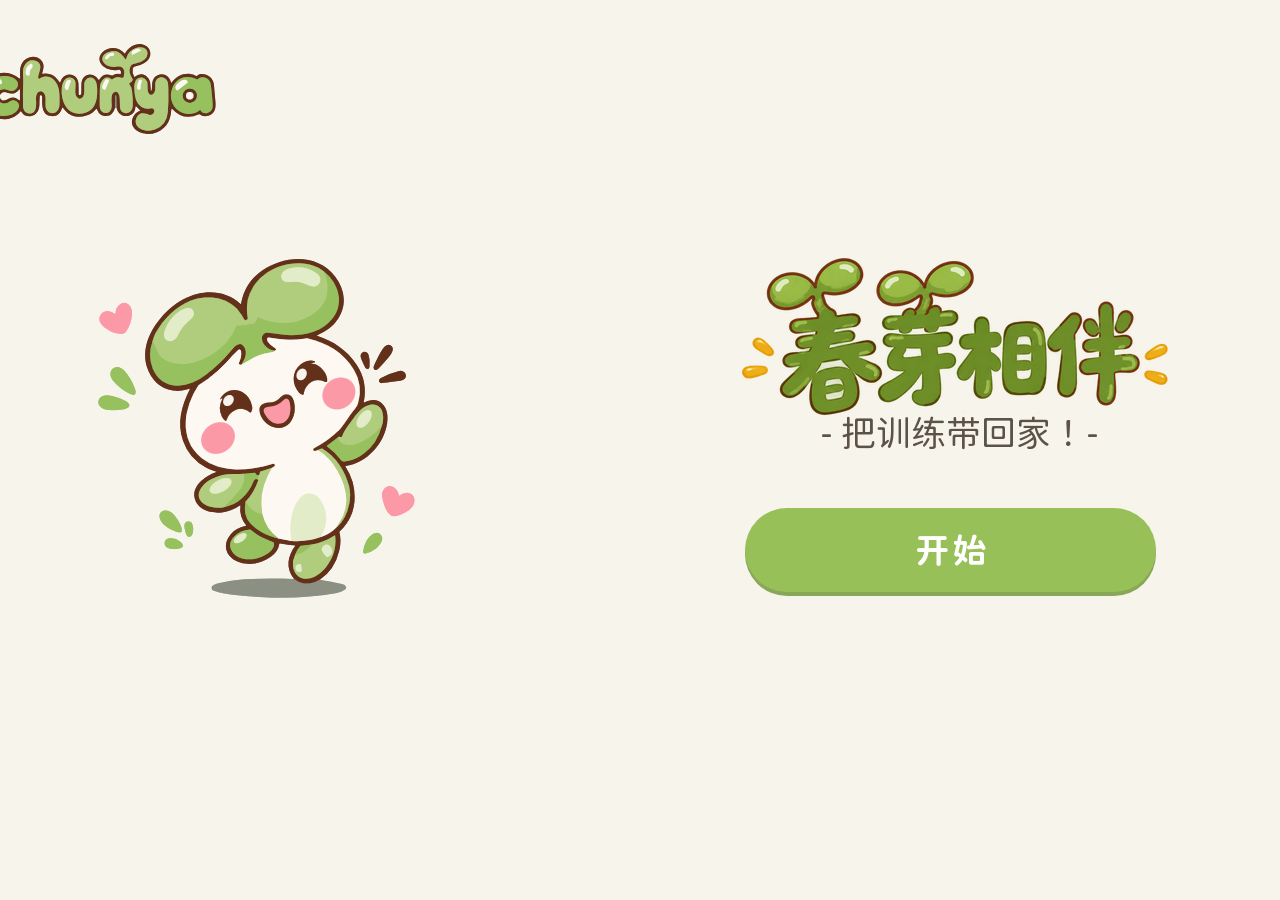
<file: chunyai/index.html>
<!DOCTYPE html>
<html lang="zh-CN">
<head>
  <meta charset="utf-8">
  <meta name="viewport" content="width=device-width, initial-scale=1">
  <title>春芽相伴</title>
  <link rel="stylesheet" href="login.css">
</head>
<body>
  <div class="fit">
    <main class="stage" aria-label="春芽登录">
      <img class="logo" src="assets/01_logo_chunya.png" alt="春芽" width="249" height="102">
      <img class="mascot" src="assets/02_mascot_group.png" alt="春芽吉祥物" width="333" height="355">
      <h1 class="title">
        <img src="assets/03_title_春芽相伴.png" alt="春芽相伴" width="426" height="159">
      </h1>
      <p class="subtitle">- 把训练带回家！-</p>
      <a class="btn-start" href="login.html">开始</a>
    </main>
  </div>
</body>
</html>
</file>
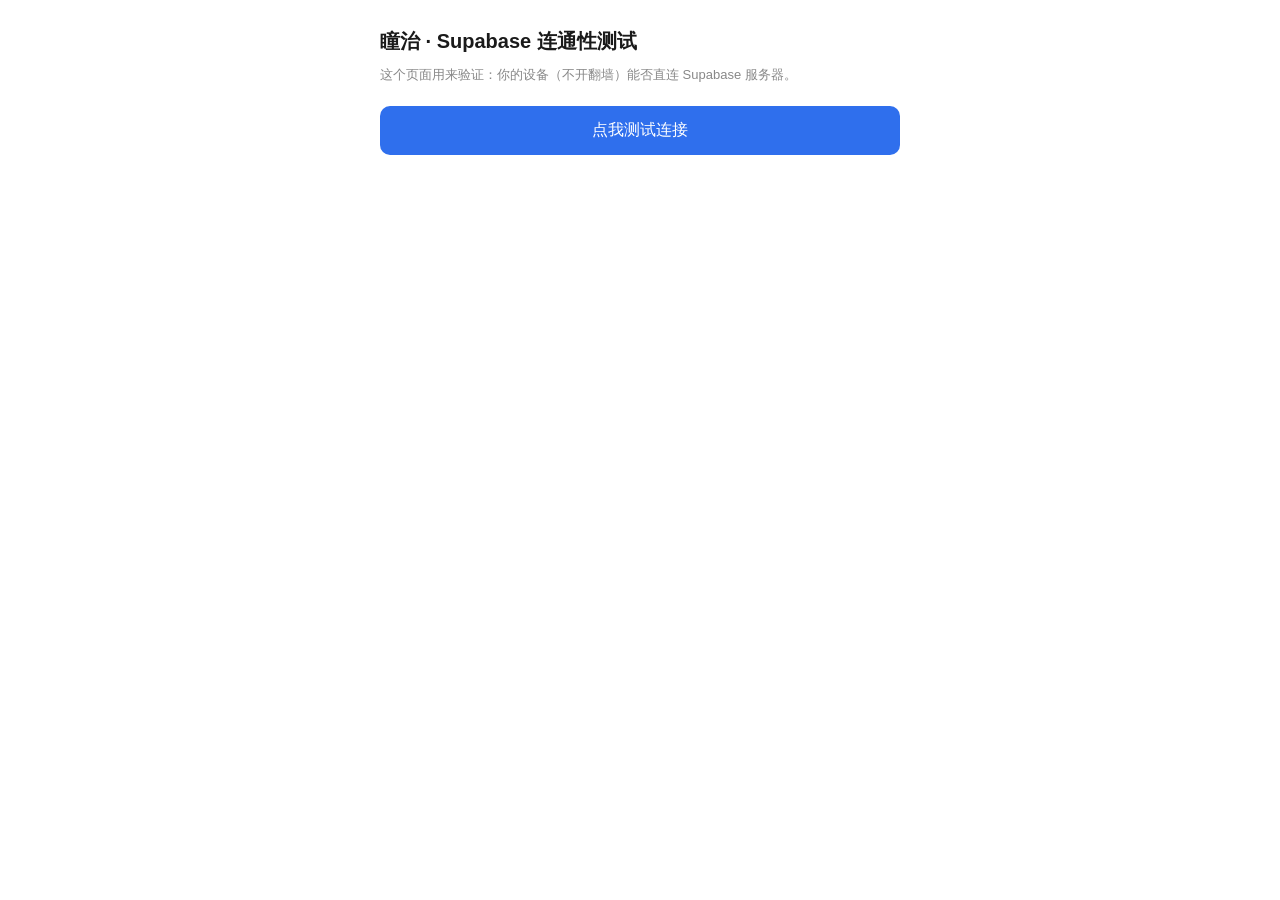
<file: connect-test.html>
<!DOCTYPE html>
<html lang="zh-CN">
<head>
<meta charset="UTF-8">
<meta name="viewport" content="width=device-width, initial-scale=1.0">
<title>瞳治 · Supabase 连通性测试</title>
<style>
  * { box-sizing: border-box; }
  body {
    font-family: -apple-system, "PingFang SC", "Microsoft YaHei", sans-serif;
    max-width: 560px;
    margin: 0 auto;
    padding: 24px 20px;
    line-height: 1.7;
    color: #1a1a1a;
  }
  h1 { font-size: 20px; margin: 0 0 6px; }
  .sub { color: #888; font-size: 13px; margin: 0 0 20px; }
  button {
    width: 100%;
    padding: 14px;
    font-size: 16px;
    border: none;
    border-radius: 10px;
    background: #2f6fed;
    color: #fff;
    cursor: pointer;
  }
  button:active { opacity: 0.85; }
  .result {
    margin-top: 18px;
    padding: 16px;
    border-radius: 10px;
    font-size: 15px;
    white-space: pre-wrap;
    display: none;
  }
  .ok    { display: block; background: #e7f7ee; border: 1px solid #2ecc71; }
  .fail  { display: block; background: #fdecea; border: 1px solid #e74c3c; }
  .warn  { display: block; background: #fff7e6; border: 1px solid #f39c12; }
  .test  { display: block; background: #eef2f7; border: 1px solid #b0c4de; }
</style>
</head>
<body>
  <h1>瞳治 · Supabase 连通性测试</h1>
  <p class="sub">这个页面用来验证：你的设备（不开翻墙）能否直连 Supabase 服务器。</p>

  <button id="btn">点我测试连接</button>
  <div id="result" class="result"></div>

<script>
  var SUPABASE_URL = 'https://ucjgcybsvrkfgkszcygq.supabase.co';
  var ANON_KEY = 'eyJhbGciOiJIUzI1NiIsInR5cCI6IkpXVCJ9.eyJpc3MiOiJzdXBhYmFzZSIsInJlZiI6InVjamdjeWJzdnJrZmdrc3pjeWdxIiwicm9sZSI6ImFub24iLCJpYXQiOjE3OTE5MDY5ODIsImV4cCI6MjEwNzQ4Mjk4Mn0.tMtklRCxDjtO5Lb5cMjqg_LeB5cUxfVOZxxwNRO0aDw';

  var result = document.getElementById('result');

  function show(cls, html) {
    result.className = 'result ' + cls;
    result.innerHTML = html;
  }

  function timedFetch(url, options) {
    var controller = new AbortController();
    var timer = setTimeout(function () { controller.abort(); }, 15000);
    return fetch(url, Object.assign({ signal: controller.signal }, options || {}))
      .finally(function () { clearTimeout(timer); });
  }

  async function runTest() {
    show('test', '正在测试连接……\n（最多等 15 秒，请别关闭页面）');
    var t0 = Date.now();

    // 测试①：网络层——能否到达 Supabase 的服务器（不需要 key）
    try {
      var r1 = await timedFetch(SUPABASE_URL + '/auth/v1/health');
      var ms1 = Date.now() - t0;
    } catch (err) {
      show('fail',
        '❌ 测试①失败：连不上 Supabase 服务器\n\n' +
        '错误信息：' + err.message + '\n' +
        '耗时：' + (Date.now() - t0) + ' 毫秒\n\n' +
        '结论：这台设备（当前网络）无法访问 Supabase。\n' +
        '方案 B 在这条网络下走不通，需要换国内云（腾讯云开发 / 阿里云等）。\n' +
        '把这个结果告诉我，我们一起定下一步。'
      );
      return;
    }

    // 测试②：带 anon key 访问数据库通道（验证 key 有效）
    try {
      var t1 = Date.now();
      var r2 = await timedFetch(SUPABASE_URL + '/rest/v1/', {
        headers: {
          'apikey': ANON_KEY,
          'Authorization': 'Bearer ' + ANON_KEY
        }
      });
      var ms2 = Date.now() - t1;
    } catch (err) {
      show('warn',
        '✅ 测试①通过：网络层能连上（' + ms1 + ' 毫秒）\n' +
        '⚠️ 测试②异常：' + err.message + '\n\n' +
        '说明：网络通了，但数据库通道可能有点问题，把这个结果发我看看。'
      );
      return;
    }

    // 两个都通过
    show('ok',
      '✅ 全部通过！\n\n' +
      '① 网络层连通：' + ms1 + ' 毫秒\n' +
      '② 数据库通道连通（anon key 有效）：' + ms2 + ' 毫秒\n\n' +
      '结论：这台设备能直连 Supabase，方案 B 的网络前提成立，可以继续往下做。\n' +
      '把「✅ 全部通过」这个结果告诉我即可。'
    );
  }

  document.getElementById('btn').onclick = runTest;
</script>
</body>
</html>
</file>
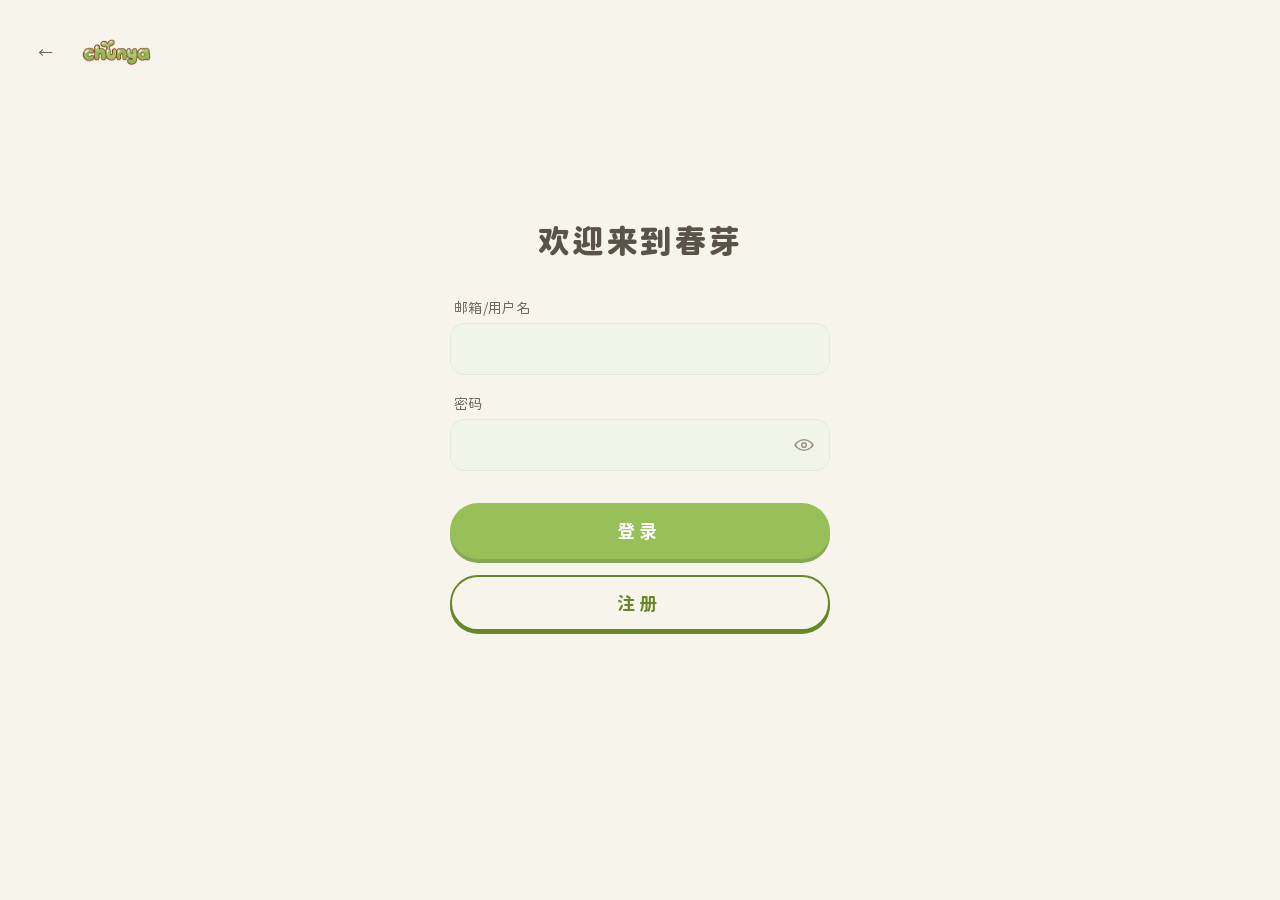
<file: chunyai/login.html>
<!DOCTYPE html>
<html lang="zh-CN">
<head>
  <meta charset="utf-8">
  <meta name="viewport" content="width=device-width, initial-scale=1">
  <title>欢迎来到春芽 · 登录</title>
  <link rel="stylesheet" href="login-form.css">
</head>
<body>
  <div class="page">
    <div class="topbar">
      <a class="back-link" href="index.html">←</a>
      <img
        class="brand-logo"
        src="assets/chunya_logo.png"
        alt="chunya"
        height="48"
      >
    </div>

    <div id="login-view">
      <div class="form-wrap">
        <form class="login-form" id="login-form" action="#" method="post" autocomplete="on">
          <h1 class="title">欢迎来到春芽</h1>

          <div class="field">
            <label for="email">邮箱/用户名</label>
            <input
              id="email"
              name="email"
              type="email"
              autocomplete="username"
              inputmode="email"
            >
          </div>

          <div class="field">
            <label for="password">密码</label>
            <div class="password-wrap">
              <input
                id="password"
                name="password"
                type="password"
                autocomplete="current-password"
              >
              <button type="button" class="peek-btn" id="peek-password" aria-label="按住显示密码" aria-pressed="false">
                <svg viewBox="0 0 24 24" width="22" height="22" aria-hidden="true" focusable="false">
                  <path d="M2.2 12S5.8 6.2 12 6.2 21.8 12 21.8 12 18.2 17.8 12 17.8 2.2 12 2.2 12Z" fill="none" stroke="currentColor" stroke-width="1.7" stroke-linejoin="round"/>
                  <circle cx="12" cy="12" r="2.5" fill="none" stroke="currentColor" stroke-width="1.7"/>
                </svg>
              </button>
            </div>
          </div>

          <button class="btn-login" id="login-btn" type="button">登录</button>
          <button class="btn-register" id="signup-btn" type="button">注册</button>
          <div class="msg" id="msg" role="status" aria-live="polite"></div>
        </form>
      </div>
    </div>

    <!-- 第二阶段：家长升级视训师走 rpc register_therapist（upgradeTherapist），此页不放入口。 -->
    <div id="main-view" style="display:none;">
      <div class="form-wrap">
        <section class="home-card" aria-label="登录后首页">
          <h1 class="title" id="home-title">家长首页（占位）</h1>
          <div class="who">
            <span id="role-tag" class="role-tag">家长</span>
            <span id="who-email" class="who-email"></span>
          </div>
          <p class="home-note">登录已接通。练习安排下一阶段再接入。</p>
          <button class="btn-register" id="logout-btn" type="button">退出</button>
        </section>
      </div>
    </div>
  </div>

<script src="supabase.js"></script>
<script src="auth.js"></script>
<script>
  var SUPABASE_URL = 'https://ucjgcybsvrkfgkszcygq.supabase.co';
  var ANON_KEY = 'eyJhbGciOiJIUzI1NiIsInR5cCI6IkpXVCJ9.eyJpc3MiOiJzdXBhYmFzZSIsInJlZiI6InVjamdjeWJzdnJrZmdrc3pjeWdxIiwicm9sZSI6ImFub24iLCJpYXQiOjE3OTE5MDY5ODIsImV4cCI6MjEwNzQ4Mjk4Mn0.tMtklRCxDjtO5Lb5cMjqg_LeB5cUxfVOZxxwNRO0aDw';
  var sb = window.supabase.createClient(SUPABASE_URL, ANON_KEY);
  window.sb = sb;
  var state = { user: null, profile: null };
  window.state = state;

  function roleText(r) { return r === 'therapist' ? '视训师' : '家长'; }

  // 占位分流：不接 renderParentHome / renderTherapistHome。
  function home() {
    var profile = state.profile || { role: 'parent' };
    var isTherapist = profile.role === 'therapist';
    var title = document.getElementById('home-title');
    var tag = document.getElementById('role-tag');
    var who = document.getElementById('who-email');
    if (title) title.textContent = isTherapist ? '视训师首页（占位）' : '家长首页（占位）';
    if (tag) tag.textContent = roleText(profile.role);
    if (who) who.textContent = (state.user && state.user.email) ? state.user.email : '';
  }
  window.home = home;

  document.getElementById('login-form').addEventListener('submit', function (e) {
    e.preventDefault();
    signIn();
  });
  document.getElementById('login-btn').onclick = signIn;
  document.getElementById('signup-btn').onclick = signUp;
  document.getElementById('logout-btn').onclick = async function () {
    await signOut();
    var m = document.getElementById('msg');
    if (m) { m.textContent = ''; m.className = 'msg'; }
  };

  (function () {
    var btn = document.getElementById('peek-password');
    var input = document.getElementById('password');
    if (!btn || !input) return;
    function showPeek() {
      input.type = 'text';
      btn.setAttribute('aria-pressed', 'true');
    }
    function hidePeek() {
      input.type = 'password';
      btn.setAttribute('aria-pressed', 'false');
    }
    btn.addEventListener('pointerdown', function (e) {
      if (e.pointerType === 'mouse' && e.button !== 0) return;
      showPeek();
    });
    btn.addEventListener('pointerup', hidePeek);
    btn.addEventListener('pointerleave', hidePeek);
    btn.addEventListener('pointercancel', hidePeek);
    btn.addEventListener('touchstart', showPeek, { passive: true });
    btn.addEventListener('touchend', hidePeek);
    btn.addEventListener('touchcancel', hidePeek);
    btn.addEventListener('blur', hidePeek);
    btn.addEventListener('keydown', function (e) {
      if (e.key !== ' ' && e.key !== 'Enter') return;
      e.preventDefault();
      showPeek();
    });
    btn.addEventListener('keyup', function (e) {
      if (e.key !== ' ' && e.key !== 'Enter') return;
      e.preventDefault();
      hidePeek();
    });
  })();

  (async function init() {
    try {
      var res = await sb.auth.getSession();
      if (res.data && res.data.session) await afterLogin(res.data.session.user);
    } catch (e) {
      showMsg(thrownAuthText(e));
    }
  })();
</script>
</body>
</html>
</file>
<file: chunyai/login.css>
/* 春芽登录一屏
   Artboard 1483×927, origin top-left. Boxes are layout.json bboxes.
   已对照品牌规范 v1.4 §色板 / §四绿 / §按钮造形。 */

@font-face {
  font-family: "GenSenRounded2";
  src: url("fonts/GenSenRounded2-R.ttc#GenSenRounded2TW-R") format("collection");
  font-weight: 400;
  font-style: normal;
  font-display: swap;
}

@font-face {
  font-family: "GenSenRounded2";
  src: url("fonts/GenSenRounded2-B.ttc#GenSenRounded2TW-B") format("collection");
  font-weight: 700;
  font-style: normal;
  font-display: swap;
}

:root {
  --bg: #F7F4EC;
  --brand: #98C058;
  --brand-pressed: #88A858;
  --brand-disabled: #D5E3B8;
  --brand-ghost: #688828;
  --text-title: #5C5348;
  --text-body: #6E655A;
  --text-muted: #9A9184;
  --art-w: 1483;
  --art-h: 927;
  --font-ui: "GenSenRounded2", "源泉圆体", "Yuanti SC", "YouYuan", "PingFang SC",
    "Hiragino Maru Gothic ProN", "Hiragino Sans GB", "Microsoft YaHei",
    "Noto Sans SC", "WenQuanYi Micro Hei", sans-serif;
}

* {
  box-sizing: border-box;
}

html,
body {
  margin: 0;
  height: 100%;
  background: var(--bg);
  color: var(--text-body);
}

body {
  font-family: var(--font-ui);
}

.fit {
  width: 100%;
  height: 100vh;
  height: 100dvh;
  display: flex;
  align-items: center;
  justify-content: center;
  overflow: hidden;
  background: var(--bg);
  container-type: size;
}

.stage {
  position: relative;
  flex: none;
  width: 1483px;
  height: 927px;
  background: var(--bg);
  transform-origin: center center;
  transform: scale(
    min(1, calc(100cqi / 1483px), calc(100cqb / 927px))
  );
}

.logo,
.mascot,
.title,
.subtitle,
.btn-start {
  position: absolute;
}

.logo,
.mascot,
.title img {
  display: block;
  user-select: none;
}

/* 74,51 → 323,153 */
.logo {
  left: 74px;
  top: 51px;
  width: 249px;
  height: 102px;
  z-index: 10;
}

/* 191,264 → 524,619 */
.mascot {
  left: 191px;
  top: 264px;
  width: 333px;
  height: 355px;
  z-index: 5;
}

/* 843,271 → 1269,430 */
.title {
  left: 843px;
  top: 271px;
  width: 426px;
  height: 159px;
  margin: 0;
  z-index: 8;
}

.title img {
  width: 100%;
  height: 100%;
}

/* 911,416 → 1214,470 */
.subtitle {
  left: 911px;
  top: 416px;
  width: 303px;
  height: 54px;
  margin: 0;
  z-index: 9;
  display: flex;
  align-items: flex-start;
  justify-content: flex-start;
  padding: 12px 0 0 10px;
  color: var(--text-title);
  font-family: var(--font-ui);
  font-weight: 400;
  font-size: 35px;
  letter-spacing: 0;
  line-height: 1;
  white-space: nowrap;
}

/* 846,521 → 1257,605 */
.btn-start {
  left: 846px;
  top: 521px;
  width: 411px;
  height: 84px;
  z-index: 9;
  margin: 0;
  padding: 0;
  border: none;
  border-radius: 999px;
  background: var(--brand);
  color: #ffffff;
  box-shadow: 0 4px 0 var(--brand-pressed);
  font-family: var(--font-ui);
  font-weight: 700;
  font-size: 34px;
  letter-spacing: 3px;
  padding-left: 3px;
  line-height: 1;
  display: flex;
  align-items: center;
  justify-content: center;
  text-decoration: none;
  cursor: pointer;
  -webkit-appearance: none;
  appearance: none;
  transition: background-color .15s ease, box-shadow .15s ease, transform .15s ease;
}

/* 「开始」只跳到账号登录表单。补链接态，避免下划线和访问色盖掉白字。 */
.btn-start:link,
.btn-start:visited,
.btn-start:hover,
.btn-start:active {
  color: #ffffff;
  text-decoration: none;
}

@media (hover: hover) {
  .btn-start:hover:not(:disabled) {
    background: var(--brand-pressed);
    box-shadow: 0 4px 0 var(--brand-pressed);
  }
}

.btn-start:active:not(:disabled) {
  background: var(--brand-pressed);
  box-shadow: 0 2px 0 var(--brand-pressed);
  transform: translateY(2px);
}

.btn-start:focus-visible {
  outline: 3px solid var(--brand-ghost);
  outline-offset: 4px;
}

.btn-start:disabled {
  background: var(--brand-disabled);
  box-shadow: none;
  cursor: not-allowed;
  transform: none;
}

@media (max-width: 720px) {
  .fit {
    display: block;
    height: auto;
    min-height: 100vh;
    min-height: 100dvh;
    overflow: auto;
  }

  .stage {
    transform: none;
    width: auto;
    max-width: 440px;
    height: auto;
    margin: 0 auto;
    padding: 28px 20px 48px;
    display: flex;
    flex-direction: column;
    align-items: center;
  }

  .logo,
  .mascot,
  .title,
  .subtitle {
    position: static;
    height: auto;
  }

  .btn-start {
    position: relative;
    left: auto;
    top: auto;
  }

  .logo {
    width: 168px;
    align-self: flex-start;
  }

  .mascot {
    width: min(300px, 86%);
    margin-top: 28px;
  }

  .title {
    width: min(340px, 100%);
    margin-top: 12px;
  }

  .title img {
    width: 100%;
    height: auto;
  }

  .subtitle {
    width: auto;
    margin: 10px 0 20px;
    font-size: 18px;
    letter-spacing: 0.08em;
  }

  .btn-start {
    width: 100%;
    max-width: 411px;
    height: 64px;
    font-size: 22px;
  }
}
</file>
<file: chunyai/login-form.css>
/* 春芽账号登录表单
   已对照品牌规范 v1.5 §色板 / §四绿 / §按钮造形（主实心 + 次幽灵描边）。
   与开屏 login.css 分开，避免改动「春芽相伴 / 开始」的壳。 */

@font-face {
  font-family: "GenSenRounded2";
  src: url("fonts/GenSenRounded2-R.ttc#GenSenRounded2TW-R") format("collection");
  font-weight: 400;
  font-style: normal;
  font-display: swap;
}

@font-face {
  font-family: "GenSenRounded2";
  src: url("fonts/GenSenRounded2-B.ttc#GenSenRounded2TW-B") format("collection");
  font-weight: 700;
  font-style: normal;
  font-display: swap;
}

@font-face {
  font-family: "GenSenRounded2";
  src: url("fonts/GenSenRounded2-H.ttc#GenSenRounded2TW-H") format("collection");
  font-weight: 900;
  font-style: normal;
  font-display: swap;
}

:root {
  --bg: #F7F4EC;
  --input-bg: #F0F5E8;
  --border: #E4EBD8;
  --brand: #98C058;
  --brand-pressed: #88A858;
  --brand-disabled: #D5E3B8;
  --brand-ghost: #688828;
  --bg-hover: #EBE4D6;
  --text-title: #5C5348;
  --text-body: #6E655A;
  --text-muted: #9A9184;
  --text-disabled: #C4BDB2;
  --warn: #C45C3A;
  --font-ui: "GenSenRounded2", "源泉圆体", "Yuanti SC", "YouYuan", "PingFang SC",
    "Hiragino Maru Gothic ProN", "Hiragino Sans GB", "Microsoft YaHei",
    "Noto Sans SC", sans-serif;
}

*,
*::before,
*::after {
  box-sizing: border-box;
}

html,
body {
  margin: 0;
  min-height: 100%;
  background: var(--bg);
  color: var(--text-body);
  color-scheme: light;
  -webkit-tap-highlight-color: transparent;
}

body {
  font-family: var(--font-ui);
  font-weight: 400;
  -webkit-font-smoothing: antialiased;
}

.page {
  position: relative;
  min-height: 100vh;
  min-height: 100dvh;
  background: var(--bg);
  display: flex;
  flex-direction: column;
  padding: 28px 32px 48px;
}

/* 返回开屏：左上文字链，logo 跟在右侧，避免压住品牌标 */
.topbar {
  position: absolute;
  top: 28px;
  left: 28px;
  z-index: 2;
  display: flex;
  align-items: center;
  gap: 10px;
  max-width: calc(100% - 56px);
}

.back-link {
  flex: none;
  display: inline-flex;
  align-items: center;
  height: 36px;
  padding: 0 10px;
  border-radius: 999px;
  color: var(--text-body);
  font-family: var(--font-ui);
  font-size: 15px;
  font-weight: 400;
  letter-spacing: 0.04em;
  line-height: 1;
  text-decoration: none;
  white-space: nowrap;
  background: transparent;
  transition: background-color 0.15s ease, color 0.15s ease;
}

.back-link:link,
.back-link:visited {
  color: var(--text-body);
  text-decoration: none;
}

@media (hover: hover) {
  .back-link:hover {
    background: var(--bg-hover);
    color: var(--text-title);
  }
}

.back-link:active {
  background: var(--bg-hover);
  color: var(--text-title);
}

.back-link:focus-visible {
  outline: 3px solid var(--brand-ghost);
  outline-offset: 4px;
}

.brand-logo {
  position: static;
  height: 48px;
  width: auto;
  display: block;
  flex: none;
  user-select: none;
  pointer-events: none;
}

/* 登录表单与登录后占位页共用这一列；显隐由 auth.js 清掉 inline display */
#login-view,
#main-view {
  flex: 1 0 auto;
  display: flex;
  flex-direction: column;
  width: 100%;
  min-width: 0;
}

.form-wrap {
  flex: 1;
  display: flex;
  flex-direction: column;
  align-items: center;
  justify-content: center;
  justify-content: safe center;
  padding-top: 64px;
  padding-bottom: 6vh;
}

.login-form {
  width: 100%;
  max-width: 380px;
  display: flex;
  flex-direction: column;
  gap: 0;
}

.title {
  margin: 0 0 40px;
  text-align: center;
  color: var(--text-title);
  font-family: var(--font-ui);
  font-weight: 900;
  font-size: 32px;
  letter-spacing: 0.06em;
  line-height: 1.25;
}

.field {
  display: flex;
  flex-direction: column;
  gap: 8px;
  margin-bottom: 22px;
}

.field label {
  color: var(--text-body);
  font-size: 14px;
  font-weight: 400;
  letter-spacing: 0.02em;
  padding-left: 4px;
}

.field input {
  width: 100%;
  height: 52px;
  padding: 0 18px;
  border: 1.5px solid var(--border);
  border-radius: 14px;
  background: var(--input-bg);
  color: var(--text-title);
  font-family: var(--font-ui);
  font-size: 16px;
  font-weight: 400;
  outline: none;
  transition: border-color 0.15s ease, box-shadow 0.15s ease;
  -webkit-appearance: none;
  appearance: none;
}

.field input::placeholder {
  color: var(--text-muted);
}

.field input:hover {
  border-color: #d5dfc4;
}

.field input:focus {
  border-color: var(--brand-ghost);
  box-shadow: 0 0 0 3px rgba(104, 136, 40, 0.12);
}

.field input:-webkit-autofill,
.field input:-webkit-autofill:hover {
  -webkit-text-fill-color: var(--text-title);
  caret-color: var(--text-title);
  box-shadow: 0 0 0 1000px var(--input-bg) inset;
  transition: background-color 9999s ease-out;
}

.field input:-webkit-autofill:focus {
  -webkit-text-fill-color: var(--text-title);
  caret-color: var(--text-title);
  border-color: var(--brand-ghost);
  box-shadow: 0 0 0 1000px var(--input-bg) inset, 0 0 0 3px rgba(104, 136, 40, 0.12);
}

.password-wrap {
  position: relative;
}

.password-wrap input {
  padding-right: 52px;
}

.peek-btn {
  position: absolute;
  top: 50%;
  right: 6px;
  width: 40px;
  height: 40px;
  margin: 0;
  padding: 0;
  border: none;
  border-radius: 999px;
  background: transparent;
  color: var(--text-muted);
  display: inline-flex;
  align-items: center;
  justify-content: center;
  cursor: pointer;
  transform: translateY(-50%);
  -webkit-appearance: none;
  appearance: none;
}

.peek-btn svg {
  display: block;
}

@media (hover: hover) {
  .peek-btn:hover {
    background: var(--bg-hover);
    color: var(--brand-ghost);
  }
}

.peek-btn:active,
.peek-btn[aria-pressed="true"] {
  background: var(--bg-hover);
  color: var(--brand-ghost);
}

.peek-btn:focus-visible {
  outline: 3px solid var(--brand-ghost);
  outline-offset: 2px;
}

.msg {
  min-height: 22px;
  margin: 16px 4px 0;
  text-align: center;
  color: var(--text-muted);
  font-size: 14px;
  font-weight: 400;
  letter-spacing: 0.02em;
  line-height: 1.55;
  white-space: pre-wrap;
}

.msg.ok {
  color: var(--brand-ghost);
}

.msg.err {
  color: var(--warn);
}

.home-card {
  width: 100%;
  max-width: 380px;
  display: flex;
  flex-direction: column;
  align-items: center;
}

.who {
  display: flex;
  flex-direction: column;
  align-items: center;
  gap: 10px;
  margin: -8px 0 28px;
}

.role-tag {
  display: inline-flex;
  align-items: center;
  justify-content: center;
  min-height: 28px;
  padding: 0 14px;
  border-radius: 999px;
  background: var(--input-bg);
  color: var(--brand-ghost);
  font-size: 13px;
  font-weight: 700;
  letter-spacing: 0.08em;
  line-height: 1;
}

.who-email {
  color: var(--text-muted);
  font-size: 15px;
  letter-spacing: 0.02em;
  line-height: 1.4;
  text-align: center;
  word-break: break-all;
}

.home-note {
  margin: 0 0 28px;
  text-align: center;
  color: var(--text-body);
  font-size: 15px;
  line-height: 1.65;
  letter-spacing: 0.02em;
}

.home-card .btn-register {
  margin-top: 0;
}

/* 主钮 · 实心 Flat 2.0（同 PR#12：悬停加深、不上浮） */
.btn-login {
  display: inline-flex;
  align-items: center;
  justify-content: center;
  margin-top: 10px;
  width: 100%;
  height: 56px;
  border: none;
  border-radius: 999px;
  background: var(--brand);
  color: #ffffff;
  box-shadow: 0 4px 0 var(--brand-pressed);
  font-family: var(--font-ui);
  font-weight: 700;
  font-size: 18px;
  letter-spacing: 0.18em;
  padding-left: 0.18em;
  line-height: 1;
  cursor: pointer;
  -webkit-appearance: none;
  appearance: none;
  transition: background-color 0.15s ease, box-shadow 0.15s ease, transform 0.15s ease;
}

@media (hover: hover) {
  .btn-login:hover:not(:disabled) {
    background: var(--brand-pressed);
    box-shadow: 0 4px 0 var(--brand-pressed);
  }
}

.btn-login:active:not(:disabled) {
  background: var(--brand-pressed);
  box-shadow: 0 2px 0 var(--brand-pressed);
  transform: translateY(2px);
}

.btn-login:focus-visible {
  outline: 3px solid var(--brand-ghost);
  outline-offset: 4px;
}

.btn-login:disabled {
  background: var(--brand-disabled);
  box-shadow: none;
  cursor: not-allowed;
  transform: none;
  color: #ffffff;
}

/* 次钮 · 幽灵描边 Flat 2.0 */
.btn-register {
  display: inline-flex;
  align-items: center;
  justify-content: center;
  margin-top: 16px;
  width: 100%;
  height: 56px;
  box-sizing: border-box;
  border-radius: 999px;
  background: var(--bg);
  color: var(--brand-ghost);
  border: 2.5px solid var(--brand-ghost);
  box-shadow: 0 3px 0 var(--brand-ghost);
  font-family: var(--font-ui);
  font-weight: 700;
  font-size: 18px;
  letter-spacing: 0.18em;
  padding-left: 0.18em;
  line-height: 1;
  text-decoration: none;
  cursor: pointer;
  -webkit-appearance: none;
  appearance: none;
  transition: background-color 0.15s ease, box-shadow 0.15s ease, transform 0.15s ease, border-color 0.15s ease, color 0.15s ease;
}

.btn-register:link,
.btn-register:visited {
  color: var(--brand-ghost);
  text-decoration: none;
}

@media (hover: hover) {
  .btn-register:hover {
    background: var(--bg-hover);
    color: var(--brand-ghost);
    border-color: var(--brand-ghost);
    box-shadow: 0 3px 0 var(--brand-ghost);
    /* 悬停：米白填加深 #EBE4D6，边/字仍幽灵绿；不上浮、不换绿 */
  }
}

.btn-register:active {
  background: var(--bg-hover);
  color: var(--brand-ghost);
  border-color: var(--brand-ghost);
  box-shadow: 0 1px 0 var(--brand-ghost);
  transform: translateY(2px);
}

.btn-register:focus-visible {
  outline: 3px solid var(--brand-ghost);
  outline-offset: 4px;
}

@media (max-width: 480px) {
  .page {
    padding: 20px 20px 40px;
  }

  .topbar {
    top: 18px;
    left: 20px;
    gap: 6px;
    max-width: calc(100% - 40px);
  }

  .back-link {
    height: 34px;
    padding: 0 8px;
    font-size: 14px;
  }

  .brand-logo {
    height: 40px;
  }

  .form-wrap {
    padding-top: 56px;
    padding-bottom: 4vh;
  }

  .home-note {
    font-size: 14px;
  }

  .title {
    font-size: 26px;
    margin-bottom: 32px;
    letter-spacing: 0.04em;
  }

  .field {
    margin-bottom: 18px;
  }

  .field input {
    height: 50px;
    font-size: 16px;
  }

  .btn-login,
  .btn-register {
    height: 52px;
    font-size: 17px;
  }
}
</file>
